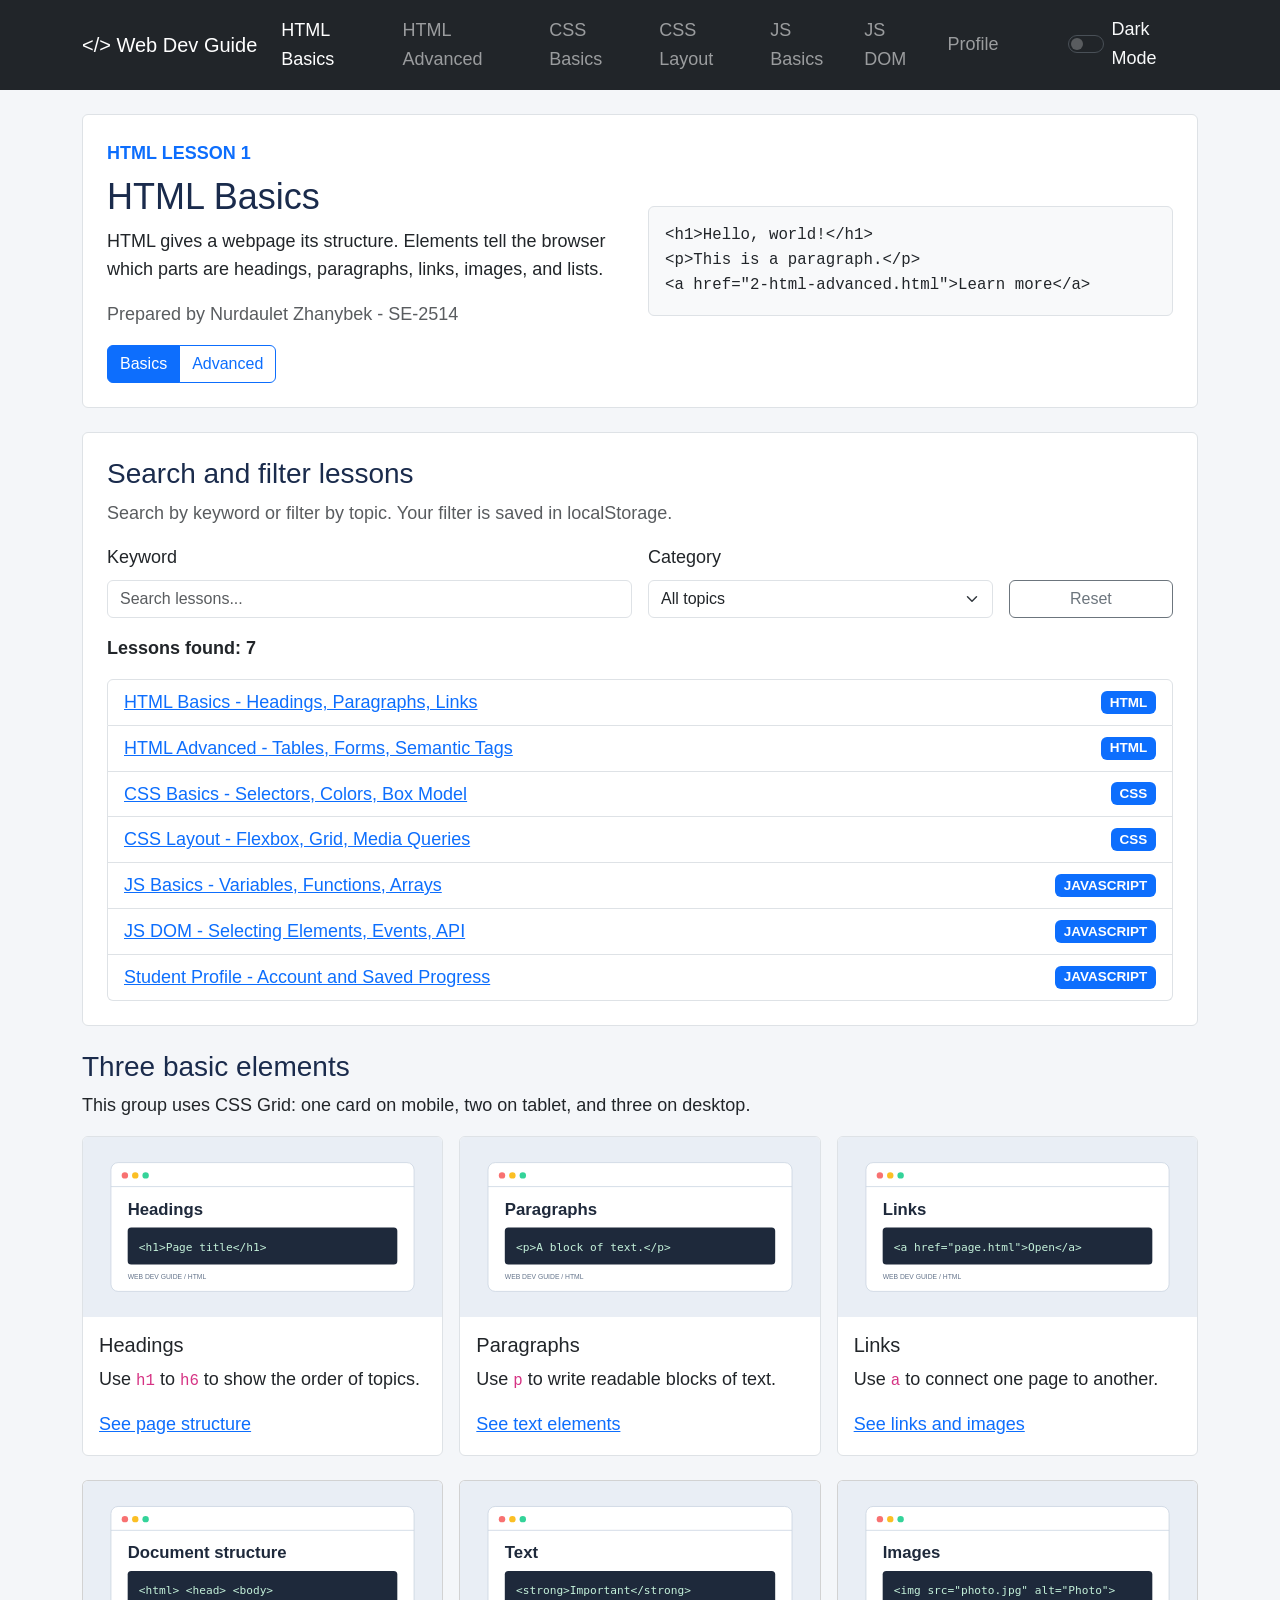
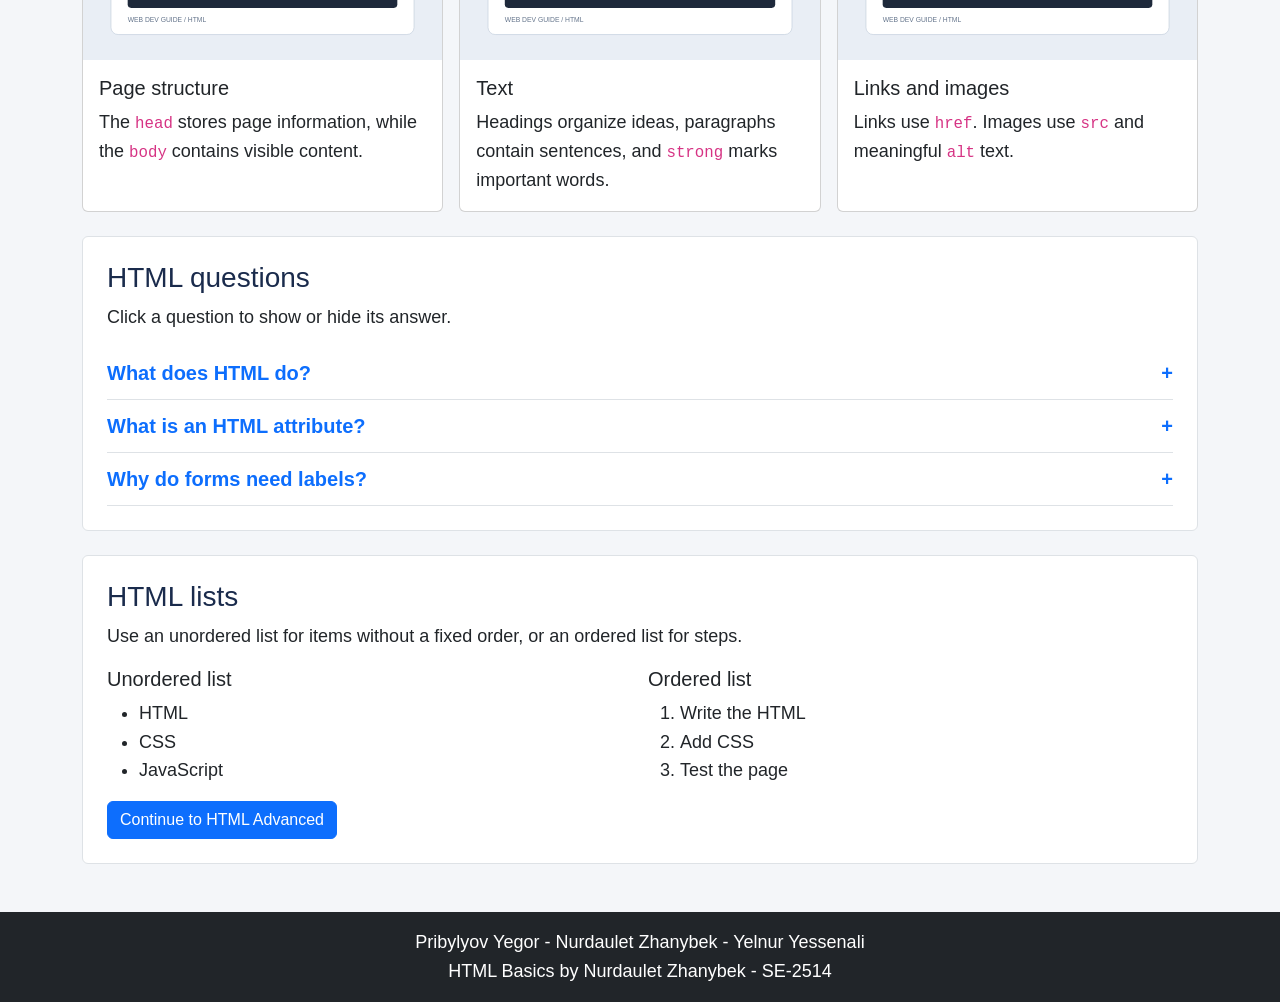
<file: index.html>
<!DOCTYPE html>
<html lang="en">
<head>
    <meta charset="UTF-8">
    <meta name="viewport" content="width=device-width, initial-scale=1">
    <title>HTML Basics | Web Dev Guide</title>
    <link rel="icon" href="images/html-structure.svg" type="image/svg+xml">
    <link href="https://cdn.jsdelivr.net/npm/bootstrap@5.3.8/dist/css/bootstrap.min.css" rel="stylesheet" integrity="sha384-sRIl4kxILFvY47J16cr9ZwB07vP4J8+LH7qKQnuqkuIAvNWLzeN8tE5YBujZqJLB" crossorigin="anonymous">
    <link rel="stylesheet" href="css/style.css">
</head>
<body>
    <header>
        <nav class="navbar navbar-expand-lg bg-dark" data-bs-theme="dark" aria-label="Main navigation">
            <div class="container">
                <a class="navbar-brand" href="index.html"><span class="brand-icon">&lt;/&gt;</span> Web Dev Guide</a>
                <button class="navbar-toggler" type="button" data-bs-toggle="collapse" data-bs-target="#main-menu" aria-controls="main-menu" aria-expanded="false" aria-label="Open navigation">
                    <span class="navbar-toggler-icon"></span>
                </button>
                <div class="collapse navbar-collapse" id="main-menu">
                    <div class="navbar-nav ms-auto align-items-lg-center">
                        <a class="nav-link active" aria-current="page" href="index.html">HTML Basics</a>
                        <a class="nav-link" href="2-html-advanced.html">HTML Advanced</a>
                        <a class="nav-link" href="3-css-basics.html">CSS Basics</a>
                        <a class="nav-link" href="4-css-layout.html">CSS Layout</a>
                        <a class="nav-link" href="5-js-basics.html">JS Basics</a>
                        <a class="nav-link" href="6-js-dom.html">JS DOM</a>
                        <a class="nav-link" href="profile.html">Profile</a>
                        <div class="form-check form-switch ms-lg-3 mt-2 mt-lg-0 d-flex align-items-center gap-2">
                            <input class="form-check-input m-0" type="checkbox" role="switch" id="theme-toggle">
                            <label class="form-check-label text-light" for="theme-toggle" id="theme-label">Dark Mode</label>
                        </div>
                    </div>
                </div>
            </div>
        </nav>
    </header>

    <main class="container py-3 py-lg-4">
        <section class="bg-white border rounded p-3 p-lg-4 mb-4" id="intro">
            <div class="row g-3 align-items-center">
                <div class="col-sm-12 col-lg-6">
                    <p class="text-primary fw-semibold mb-2">HTML LESSON 1</p>
                    <h1>HTML Basics</h1>
                    <p>HTML gives a webpage its structure. Elements tell the browser which parts are headings, paragraphs, links, images, and lists.</p>
                    <p class="text-body-secondary">Prepared by Nurdaulet Zhanybek - SE-2514</p>
                    <div class="btn-group" role="group" aria-label="HTML lessons">
                        <a class="btn btn-primary" href="index.html" aria-current="page">Basics</a>
                        <a class="btn btn-outline-primary" href="2-html-advanced.html">Advanced</a>
                    </div>
                </div>
                <div class="col-sm-12 col-lg-6">
                    <pre class="bg-light border rounded p-3 mb-0"><code>&lt;h1&gt;Hello, world!&lt;/h1&gt;
&lt;p&gt;This is a paragraph.&lt;/p&gt;
&lt;a href="2-html-advanced.html"&gt;Learn more&lt;/a&gt;</code></pre>
                </div>
            </div>
        </section>

        <section class="bg-white border rounded p-3 p-lg-4 mb-4" id="lesson-picker">
            <h2>Search and filter lessons</h2>
            <p class="text-body-secondary">Search by keyword or filter by topic. Your filter is saved in localStorage.</p>
            <div class="row g-3 mb-3">
                <div class="col-sm-12 col-md-6">
                    <label class="form-label" for="lesson-search">Keyword</label>
                    <input class="form-control" type="text" id="lesson-search" placeholder="Search lessons...">
                </div>
                <div class="col-sm-12 col-md-4">
                    <label class="form-label" for="lesson-category">Category</label>
                    <select class="form-select" id="lesson-category">
                        <option value="all">All topics</option>
                        <option value="html">HTML</option>
                        <option value="css">CSS</option>
                        <option value="javascript">JavaScript</option>
                    </select>
                </div>
                <div class="col-sm-12 col-md-2 d-flex align-items-end">
                    <button class="btn btn-outline-secondary w-100" type="button" id="lesson-reset">Reset</button>
                </div>
            </div>
            <p class="fw-semibold" id="lesson-count"></p>
            <ul class="list-group" id="lesson-list"></ul>
        </section>

        <section class="mb-4" id="media-query-cards">
            <h2>Three basic elements</h2>
            <p>This group uses CSS Grid: one card on mobile, two on tablet, and three on desktop.</p>
            <div class="media-card-grid">
                <article class="media-card bg-white border rounded overflow-hidden">
                    <img class="lesson-image" src="images/html-headings.svg" alt="Example of an HTML heading" width="900" height="450">
                    <div class="p-3">
                        <h3 class="h5">Headings</h3>
                        <p>Use <code>h1</code> to <code>h6</code> to show the order of topics.</p>
                        <a href="#structure">See page structure</a>
                    </div>
                </article>
                <article class="media-card bg-white border rounded overflow-hidden">
                    <img class="lesson-image" src="images/html-paragraphs.svg" alt="Example of an HTML paragraph" width="900" height="450">
                    <div class="p-3">
                        <h3 class="h5">Paragraphs</h3>
                        <p>Use <code>p</code> to write readable blocks of text.</p>
                        <a href="#text">See text elements</a>
                    </div>
                </article>
                <article class="media-card bg-white border rounded overflow-hidden">
                    <img class="lesson-image" src="images/html-links.svg" alt="Example of an HTML link" width="900" height="450">
                    <div class="p-3">
                        <h3 class="h5">Links</h3>
                        <p>Use <code>a</code> to connect one page to another.</p>
                        <a href="#links">See links and images</a>
                    </div>
                </article>
            </div>
        </section>

        <section class="row g-3 mb-4" aria-label="HTML topic cards">
            <div class="col-sm-12 col-md-6 col-lg-4" id="structure">
                <article class="card h-100">
                    <img class="card-img-top lesson-image" src="images/html-structure.svg" alt="HTML document structure" width="900" height="450">
                    <div class="card-body">
                        <h2 class="card-title h5">Page structure</h2>
                        <p class="card-text">The <code>head</code> stores page information, while the <code>body</code> contains visible content.</p>
                    </div>
                </article>
            </div>
            <div class="col-sm-12 col-md-6 col-lg-4" id="text">
                <article class="card h-100">
                    <img class="card-img-top lesson-image" src="images/html-text.svg" alt="HTML text elements" width="900" height="450">
                    <div class="card-body">
                        <h2 class="card-title h5">Text</h2>
                        <p class="card-text">Headings organize ideas, paragraphs contain sentences, and <code>strong</code> marks important words.</p>
                    </div>
                </article>
            </div>
            <div class="col-sm-12 col-md-6 col-lg-4" id="links">
                <article class="card h-100">
                    <img class="card-img-top lesson-image" src="images/html-images.svg" alt="HTML image element" width="900" height="450">
                    <div class="card-body">
                        <h2 class="card-title h5">Links and images</h2>
                        <p class="card-text">Links use <code>href</code>. Images use <code>src</code> and meaningful <code>alt</code> text.</p>
                    </div>
                </article>
            </div>
        </section>

        <section class="bg-white border rounded p-3 p-lg-4 mb-4" id="html-faq">
            <h2>HTML questions</h2>
            <p>Click a question to show or hide its answer.</p>
            <div class="faq-item">
                <h3 class="h5 mb-0"><button class="faq-question" type="button" aria-expanded="false" aria-controls="html-answer-1">What does HTML do?</button></h3>
                <div class="faq-answer" id="html-answer-1"><p>HTML gives a page its structure. It describes headings, paragraphs, links, images, and forms.</p></div>
            </div>
            <div class="faq-item">
                <h3 class="h5 mb-0"><button class="faq-question" type="button" aria-expanded="false" aria-controls="html-answer-2">What is an HTML attribute?</button></h3>
                <div class="faq-answer" id="html-answer-2"><p>An attribute adds information to an element. For example, href tells a link which page to open, and alt describes an image.</p></div>
            </div>
            <div class="faq-item">
                <h3 class="h5 mb-0"><button class="faq-question" type="button" aria-expanded="false" aria-controls="html-answer-3">Why do forms need labels?</button></h3>
                <div class="faq-answer" id="html-answer-3"><p>A label explains what to enter in a field. Its for attribute connects it to the input with the matching id.</p></div>
            </div>
        </section>

        <section class="bg-white border rounded p-3 p-lg-4" id="lists">
            <h2>HTML lists</h2>
            <p>Use an unordered list for items without a fixed order, or an ordered list for steps.</p>
            <div class="row g-3">
                <div class="col-sm-12 col-lg-6">
                    <h3 class="h5">Unordered list</h3>
                    <ul class="mb-0">
                        <li>HTML</li>
                        <li>CSS</li>
                        <li>JavaScript</li>
                    </ul>
                </div>
                <div class="col-sm-12 col-lg-6">
                    <h3 class="h5">Ordered list</h3>
                    <ol class="mb-0">
                        <li>Write the HTML</li>
                        <li>Add CSS</li>
                        <li>Test the page</li>
                    </ol>
                </div>
            </div>
            <a class="btn btn-primary mt-3" href="2-html-advanced.html">Continue to HTML Advanced</a>
        </section>
    </main>

    <footer class="bg-dark text-white text-center p-3 mt-4">
        <p class="m-0">Pribylyov Yegor - Nurdaulet Zhanybek - Yelnur Yessenali</p>
        <p class="m-0">HTML Basics by Nurdaulet Zhanybek - SE-2514</p>
    </footer>

    <script src="https://cdn.jsdelivr.net/npm/bootstrap@5.3.8/dist/js/bootstrap.bundle.min.js" integrity="sha384-FKyoEForCGlyvwx9Hj09JcYn3nv7wiPVlz7YYwJrWVcXK/BmnVDxM+D2scQbITxI" crossorigin="anonymous"></script>
    <script src="js/script.js"></script>
</body>
</html>
</file>
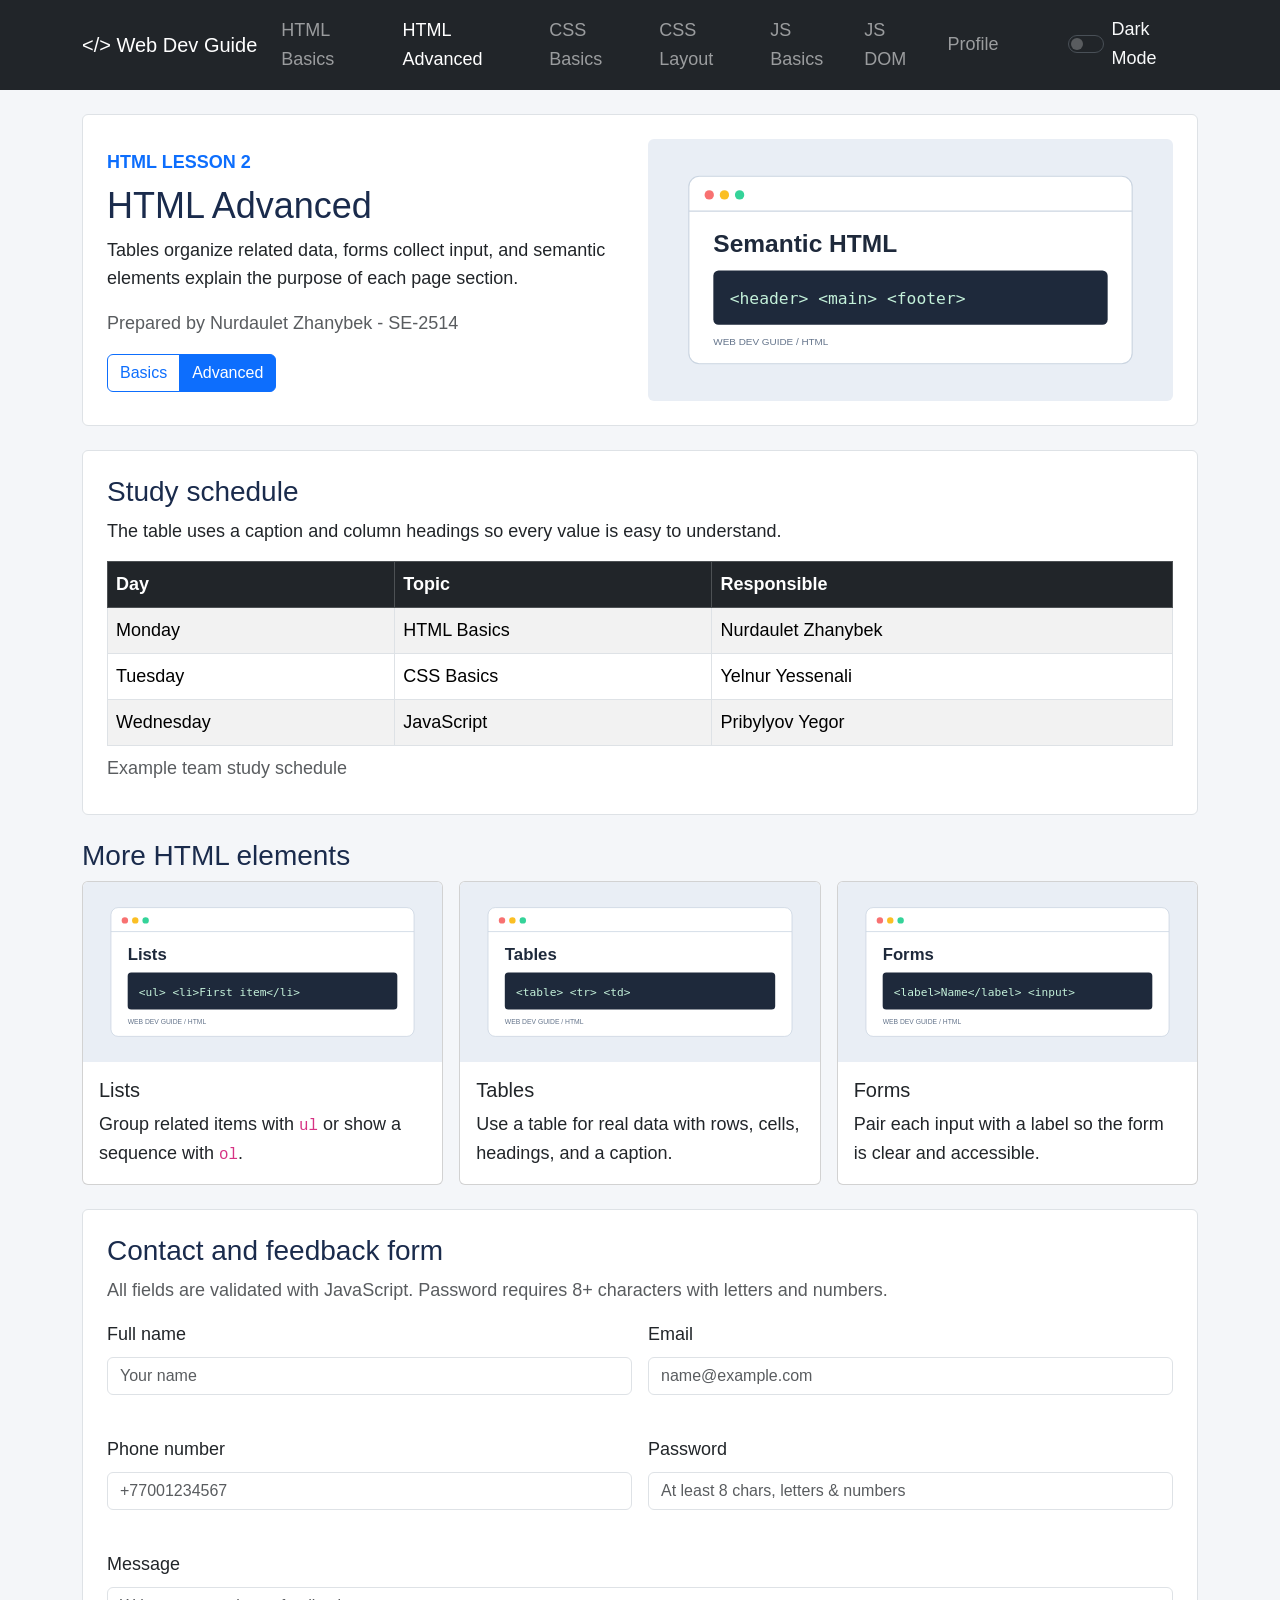
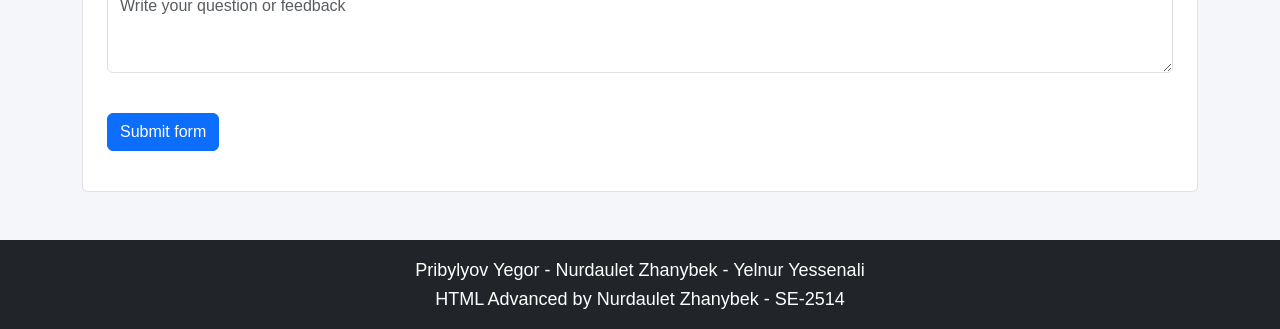
<file: 2-html-advanced.html>
<!DOCTYPE html>
<html lang="en">
<head>
    <meta charset="UTF-8">
    <meta name="viewport" content="width=device-width, initial-scale=1">
    <title>HTML Advanced | Web Dev Guide</title>
    <link rel="icon" href="images/html-semantic.svg" type="image/svg+xml">
    <link href="https://cdn.jsdelivr.net/npm/bootstrap@5.3.8/dist/css/bootstrap.min.css" rel="stylesheet" integrity="sha384-sRIl4kxILFvY47J16cr9ZwB07vP4J8+LH7qKQnuqkuIAvNWLzeN8tE5YBujZqJLB" crossorigin="anonymous">
    <link rel="stylesheet" href="css/style.css">
</head>
<body>
    <header>
        <nav class="navbar navbar-expand-lg bg-dark" data-bs-theme="dark" aria-label="Main navigation">
            <div class="container">
                <a class="navbar-brand" href="index.html"><span class="brand-icon">&lt;/&gt;</span> Web Dev Guide</a>
                <button class="navbar-toggler" type="button" data-bs-toggle="collapse" data-bs-target="#main-menu" aria-controls="main-menu" aria-expanded="false" aria-label="Open navigation">
                    <span class="navbar-toggler-icon"></span>
                </button>
                <div class="collapse navbar-collapse" id="main-menu">
                    <div class="navbar-nav ms-auto align-items-lg-center">
                        <a class="nav-link" href="index.html">HTML Basics</a>
                        <a class="nav-link active" aria-current="page" href="2-html-advanced.html">HTML Advanced</a>
                        <a class="nav-link" href="3-css-basics.html">CSS Basics</a>
                        <a class="nav-link" href="4-css-layout.html">CSS Layout</a>
                        <a class="nav-link" href="5-js-basics.html">JS Basics</a>
                        <a class="nav-link" href="6-js-dom.html">JS DOM</a>
                        <a class="nav-link" href="profile.html">Profile</a>
                        <div class="form-check form-switch ms-lg-3 mt-2 mt-lg-0 d-flex align-items-center gap-2">
                            <input class="form-check-input m-0" type="checkbox" role="switch" id="theme-toggle">
                            <label class="form-check-label text-light" for="theme-toggle" id="theme-label">Dark Mode</label>
                        </div>
                    </div>
                </div>
            </div>
        </nav>
    </header>

    <main class="container py-3 py-lg-4">
        <section class="bg-white border rounded p-3 p-lg-4 mb-4" id="intro">
            <div class="row g-3 align-items-center">
                <div class="col-sm-12 col-lg-6">
                    <p class="text-primary fw-semibold mb-2">HTML LESSON 2</p>
                    <h1>HTML Advanced</h1>
                    <p>Tables organize related data, forms collect input, and semantic elements explain the purpose of each page section.</p>
                    <p class="text-body-secondary">Prepared by Nurdaulet Zhanybek - SE-2514</p>
                    <div class="btn-group" role="group" aria-label="HTML lessons">
                        <a class="btn btn-outline-primary" href="index.html">Basics</a>
                        <a class="btn btn-primary" href="2-html-advanced.html" aria-current="page">Advanced</a>
                    </div>
                </div>
                <div class="col-sm-12 col-lg-6">
                    <img class="img-fluid rounded lesson-image" src="images/html-semantic.svg" alt="Semantic HTML page sections" width="900" height="450">
                </div>
            </div>
        </section>

        <section class="bg-white border rounded p-3 p-lg-4 mb-4" id="table">
            <h2>Study schedule</h2>
            <p>The table uses a caption and column headings so every value is easy to understand.</p>
            <div class="table-responsive">
                <table class="table table-bordered table-striped align-middle mb-0">
                    <caption>Example team study schedule</caption>
                    <thead class="table-dark">
                        <tr><th scope="col">Day</th><th scope="col">Topic</th><th scope="col">Responsible</th></tr>
                    </thead>
                    <tbody>
                        <tr><td>Monday</td><td>HTML Basics</td><td>Nurdaulet Zhanybek</td></tr>
                        <tr><td>Tuesday</td><td>CSS Basics</td><td>Yelnur Yessenali</td></tr>
                        <tr><td>Wednesday</td><td>JavaScript</td><td>Pribylyov Yegor</td></tr>
                    </tbody>
                </table>
            </div>
        </section>

        <section class="mb-4" id="more-topics">
            <h2>More HTML elements</h2>
            <div class="row g-3">
                <div class="col-sm-12 col-md-6 col-lg-4">
                    <article class="card h-100">
                        <img class="card-img-top lesson-image" src="images/html-lists.svg" alt="Ordered HTML list" width="900" height="450">
                        <div class="card-body">
                            <h3 class="card-title h5">Lists</h3>
                            <p class="card-text">Group related items with <code>ul</code> or show a sequence with <code>ol</code>.</p>
                        </div>
                    </article>
                </div>
                <div class="col-sm-12 col-md-6 col-lg-4">
                    <article class="card h-100">
                        <img class="card-img-top lesson-image" src="images/html-tables.svg" alt="HTML table with rows and columns" width="900" height="450">
                        <div class="card-body">
                            <h3 class="card-title h5">Tables</h3>
                            <p class="card-text">Use a table for real data with rows, cells, headings, and a caption.</p>
                        </div>
                    </article>
                </div>
                <div class="col-sm-12 col-md-6 col-lg-4">
                    <article class="card h-100">
                        <img class="card-img-top lesson-image" src="images/html-forms.svg" alt="HTML form fields" width="900" height="450">
                        <div class="card-body">
                            <h3 class="card-title h5">Forms</h3>
                            <p class="card-text">Pair each input with a label so the form is clear and accessible.</p>
                        </div>
                    </article>
                </div>
            </div>
        </section>

        <section class="bg-white border rounded p-3 p-lg-4" id="contact">
            <h2>Contact and feedback form</h2>
            <p class="text-body-secondary">All fields are validated with JavaScript. Password requires 8+ characters with letters and numbers.</p>
            <form id="practice-form" class="row g-3" novalidate>
                <div class="col-sm-12 col-md-6">
                    <label class="form-label" for="form-name">Full name</label>
                    <input class="form-control" type="text" id="form-name" name="name" placeholder="Your name">
                    <p class="error-text" id="form-name-error"></p>
                </div>
                <div class="col-sm-12 col-md-6">
                    <label class="form-label" for="form-email">Email</label>
                    <input class="form-control" type="text" id="form-email" name="email" placeholder="name@example.com">
                    <p class="error-text" id="form-email-error"></p>
                </div>
                <div class="col-sm-12 col-md-6">
                    <label class="form-label" for="form-phone">Phone number</label>
                    <input class="form-control" type="text" id="form-phone" name="phone" placeholder="+77001234567">
                    <p class="error-text" id="form-phone-error"></p>
                </div>
                <div class="col-sm-12 col-md-6">
                    <label class="form-label" for="form-password">Password</label>
                    <input class="form-control" type="password" id="form-password" name="password" placeholder="At least 8 chars, letters &amp; numbers">
                    <p class="error-text" id="form-password-error"></p>
                </div>
                <div class="col-12">
                    <label class="form-label" for="form-message">Message</label>
                    <textarea class="form-control" id="form-message" name="message" rows="3" placeholder="Write your question or feedback"></textarea>
                    <p class="error-text" id="form-message-error"></p>
                </div>
                <div class="col-12">
                    <button class="btn btn-primary" type="submit">Submit form</button>
                    <p class="mt-3 mb-0" id="form-result" role="status"></p>
                </div>
            </form>
        </section>
    </main>

    <footer class="bg-dark text-white text-center p-3 mt-4">
        <p class="m-0">Pribylyov Yegor - Nurdaulet Zhanybek - Yelnur Yessenali</p>
        <p class="m-0">HTML Advanced by Nurdaulet Zhanybek - SE-2514</p>
    </footer>

    <script src="https://cdn.jsdelivr.net/npm/bootstrap@5.3.8/dist/js/bootstrap.bundle.min.js" integrity="sha384-FKyoEForCGlyvwx9Hj09JcYn3nv7wiPVlz7YYwJrWVcXK/BmnVDxM+D2scQbITxI" crossorigin="anonymous"></script>
    <script src="js/script.js"></script>
</body>
</html>
</file>
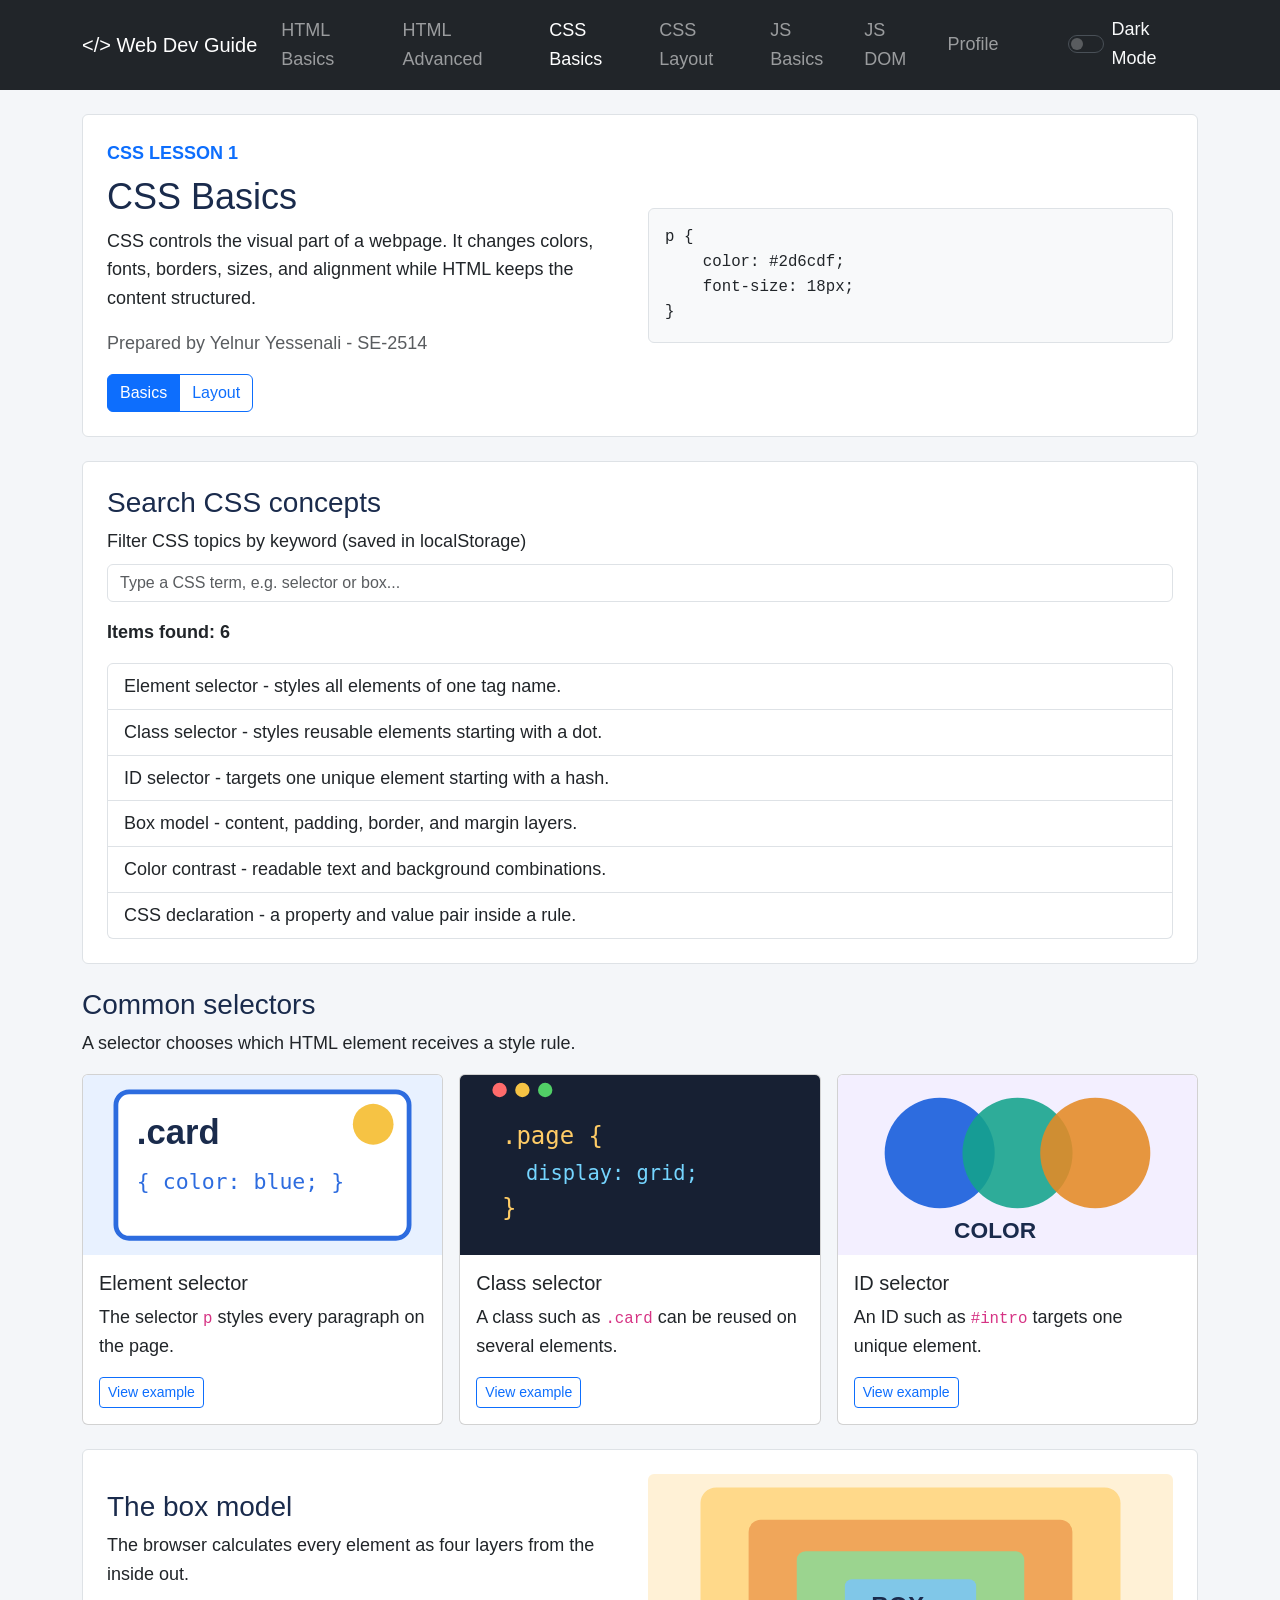
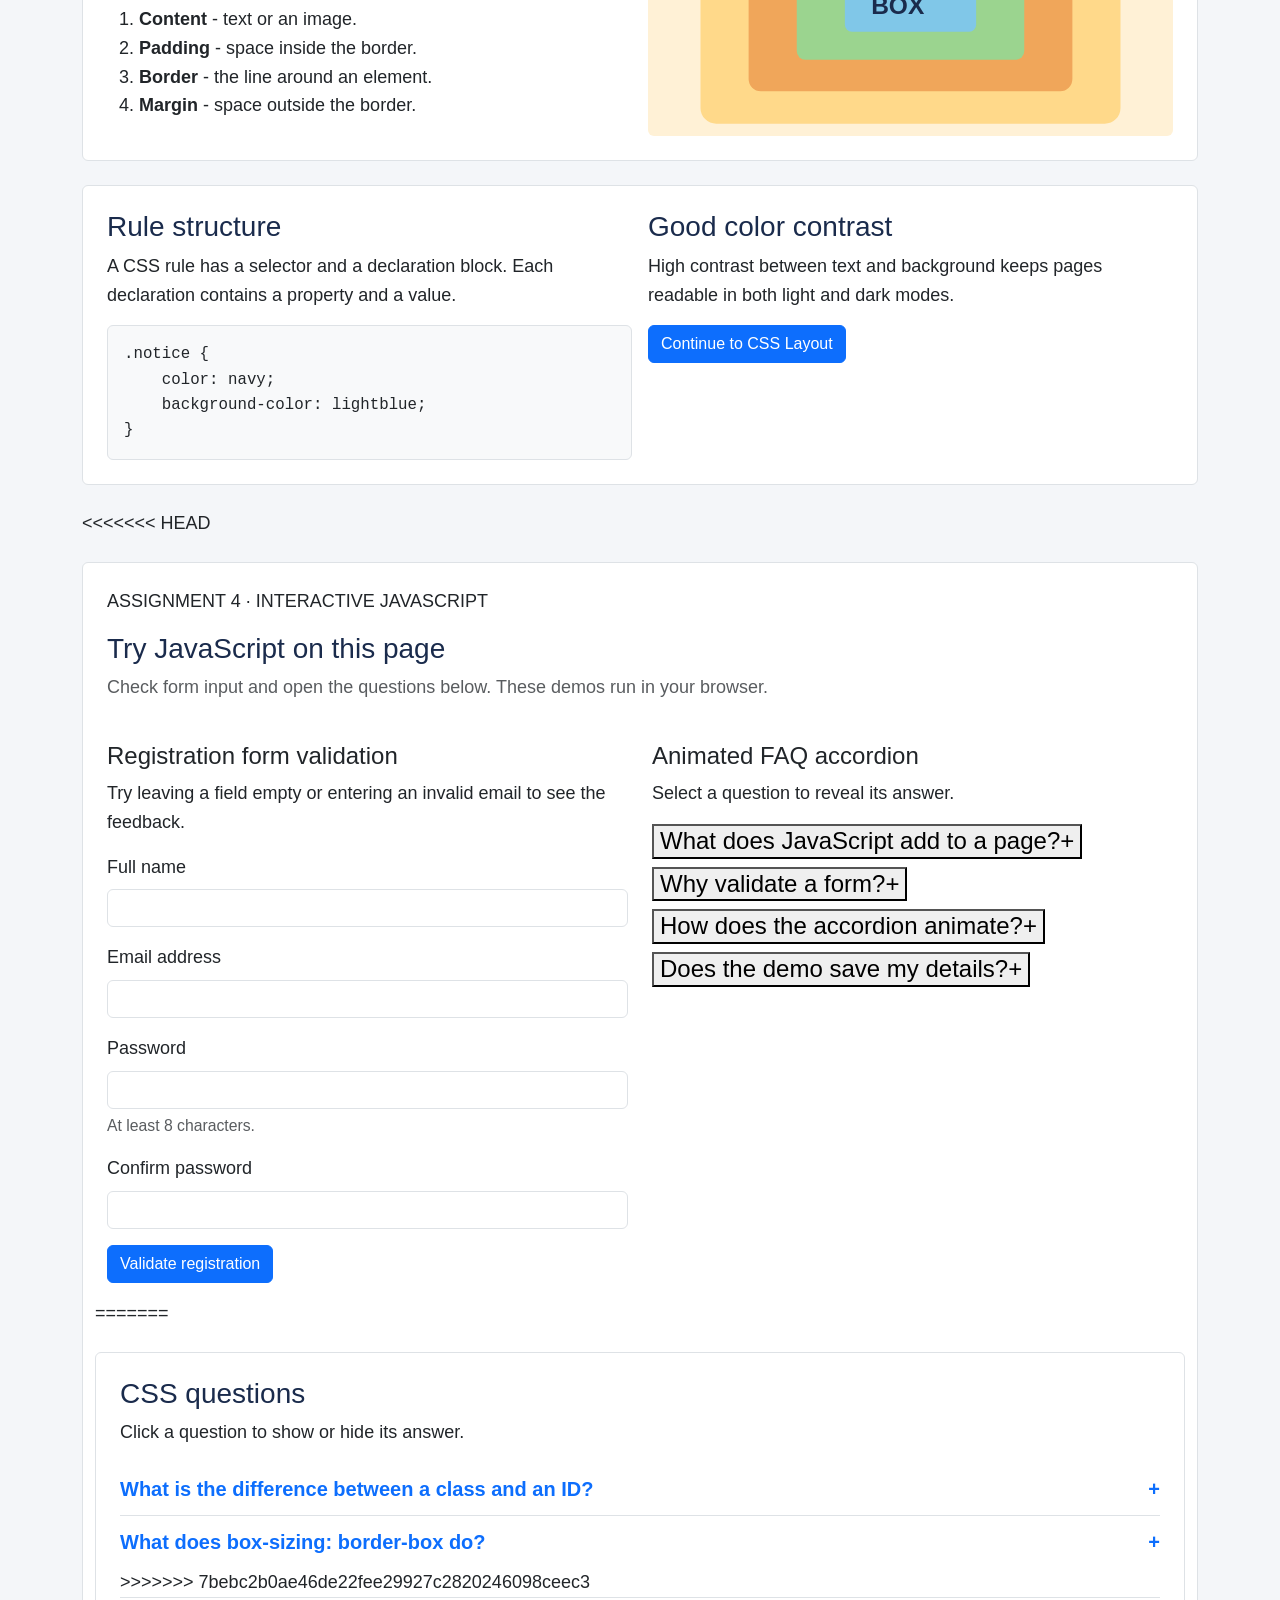
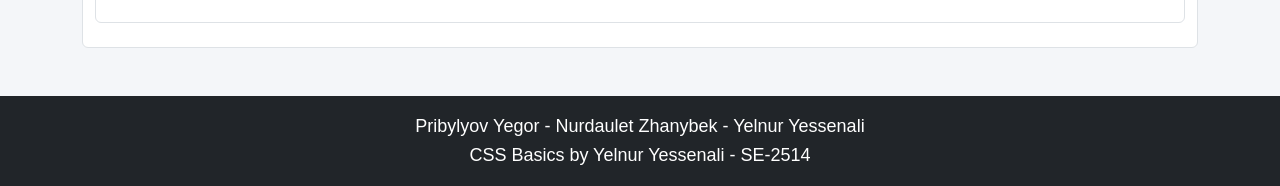
<file: 3-css-basics.html>
<!DOCTYPE html>
<html lang="en">
<head>
    <meta charset="UTF-8">
    <meta name="viewport" content="width=device-width, initial-scale=1">
    <title>CSS Basics | Web Dev Guide</title>
    <link rel="icon" href="images/css-logo.svg" type="image/svg+xml">
    <link href="https://cdn.jsdelivr.net/npm/bootstrap@5.3.8/dist/css/bootstrap.min.css" rel="stylesheet" integrity="sha384-sRIl4kxILFvY47J16cr9ZwB07vP4J8+LH7qKQnuqkuIAvNWLzeN8tE5YBujZqJLB" crossorigin="anonymous">
    <link rel="stylesheet" href="css/style.css">
</head>
<body>
    <header>
        <nav class="navbar navbar-expand-lg bg-dark" data-bs-theme="dark" aria-label="Main navigation">
            <div class="container">
                <a class="navbar-brand" href="index.html"><span class="brand-icon">&lt;/&gt;</span> Web Dev Guide</a>
                <button class="navbar-toggler" type="button" data-bs-toggle="collapse" data-bs-target="#main-menu" aria-controls="main-menu" aria-expanded="false" aria-label="Open navigation">
                    <span class="navbar-toggler-icon"></span>
                </button>
                <div class="collapse navbar-collapse" id="main-menu">
                    <div class="navbar-nav ms-auto align-items-lg-center">
                        <a class="nav-link" href="index.html">HTML Basics</a>
                        <a class="nav-link" href="2-html-advanced.html">HTML Advanced</a>
                        <a class="nav-link active" aria-current="page" href="3-css-basics.html">CSS Basics</a>
                        <a class="nav-link" href="4-css-layout.html">CSS Layout</a>
                        <a class="nav-link" href="5-js-basics.html">JS Basics</a>
                        <a class="nav-link" href="6-js-dom.html">JS DOM</a>
                        <a class="nav-link" href="profile.html">Profile</a>
                        <div class="form-check form-switch ms-lg-3 mt-2 mt-lg-0 d-flex align-items-center gap-2">
                            <input class="form-check-input m-0" type="checkbox" role="switch" id="theme-toggle">
                            <label class="form-check-label text-light" for="theme-toggle" id="theme-label">Dark Mode</label>
                        </div>
                    </div>
                </div>
            </div>
        </nav>
    </header>

    <main class="container py-3 py-lg-4">
        <section class="bg-white border rounded p-3 p-lg-4 mb-4" id="intro">
            <div class="row g-3 align-items-center">
                <div class="col-sm-12 col-lg-6">
                    <p class="text-primary fw-semibold mb-2">CSS LESSON 1</p>
                    <h1>CSS Basics</h1>
                    <p>CSS controls the visual part of a webpage. It changes colors, fonts, borders, sizes, and alignment while HTML keeps the content structured.</p>
                    <p class="text-body-secondary">Prepared by Yelnur Yessenali - SE-2514</p>
                    <div class="btn-group" role="group" aria-label="CSS lessons">
                        <a class="btn btn-primary" href="3-css-basics.html" aria-current="page">Basics</a>
                        <a class="btn btn-outline-primary" href="4-css-layout.html">Layout</a>
                    </div>
                </div>
                <div class="col-sm-12 col-lg-6">
                    <pre class="bg-light border rounded p-3 mb-0"><code>p {
    color: #2d6cdf;
    font-size: 18px;
}</code></pre>
                </div>
            </div>
        </section>

        <section class="bg-white border rounded p-3 p-lg-4 mb-4" id="term-search-section">
            <h2>Search CSS concepts</h2>
            <label class="form-label" for="term-search">Filter CSS topics by keyword (saved in localStorage)</label>
            <input class="form-control mb-3" type="text" id="term-search" placeholder="Type a CSS term, e.g. selector or box...">
            <p class="fw-semibold" id="term-count">Items found: 6</p>
            <ul class="list-group" id="term-list">
                <li class="list-group-item">Element selector - styles all elements of one tag name.</li>
                <li class="list-group-item">Class selector - styles reusable elements starting with a dot.</li>
                <li class="list-group-item">ID selector - targets one unique element starting with a hash.</li>
                <li class="list-group-item">Box model - content, padding, border, and margin layers.</li>
                <li class="list-group-item">Color contrast - readable text and background combinations.</li>
                <li class="list-group-item">CSS declaration - a property and value pair inside a rule.</li>
            </ul>
        </section>

        <section class="mb-4" id="selectors">
            <h2>Common selectors</h2>
            <p>A selector chooses which HTML element receives a style rule.</p>
            <div class="row g-3">
                <div class="col-sm-12 col-md-6 col-lg-4">
                    <article class="card h-100">
                        <img class="card-img-top lesson-image" src="images/css-selectors.svg" alt="CSS selector illustration" width="900" height="450">
                        <div class="card-body d-flex flex-column">
                            <h3 class="card-title h5">Element selector</h3>
                            <p class="card-text">The selector <code>p</code> styles every paragraph on the page.</p>
                            <a class="btn btn-outline-primary btn-sm mt-auto align-self-start" href="#example">View example</a>
                        </div>
                    </article>
                </div>
                <div class="col-sm-12 col-md-6 col-lg-4">
                    <article class="card h-100">
                        <img class="card-img-top lesson-image" src="images/css-code.svg" alt="CSS class selector code" width="900" height="450">
                        <div class="card-body d-flex flex-column">
                            <h3 class="card-title h5">Class selector</h3>
                            <p class="card-text">A class such as <code>.card</code> can be reused on several elements.</p>
                            <a class="btn btn-outline-primary btn-sm mt-auto align-self-start" href="#example">View example</a>
                        </div>
                    </article>
                </div>
                <div class="col-sm-12 col-md-6 col-lg-4">
                    <article class="card h-100">
                        <img class="card-img-top lesson-image" src="images/css-colors.svg" alt="CSS colors and values" width="900" height="450">
                        <div class="card-body d-flex flex-column">
                            <h3 class="card-title h5">ID selector</h3>
                            <p class="card-text">An ID such as <code>#intro</code> targets one unique element.</p>
                            <a class="btn btn-outline-primary btn-sm mt-auto align-self-start" href="#example">View example</a>
                        </div>
                    </article>
                </div>
            </div>
        </section>

        <section class="bg-white border rounded p-3 p-lg-4 mb-4" id="box-model">
            <div class="row g-3 align-items-center">
                <div class="col-sm-12 col-lg-6">
                    <h2>The box model</h2>
                    <p>The browser calculates every element as four layers from the inside out.</p>
                    <ol class="mb-0">
                        <li><strong>Content</strong> - text or an image.</li>
                        <li><strong>Padding</strong> - space inside the border.</li>
                        <li><strong>Border</strong> - the line around an element.</li>
                        <li><strong>Margin</strong> - space outside the border.</li>
                    </ol>
                </div>
                <div class="col-sm-12 col-lg-6">
                    <img class="img-fluid rounded lesson-image" src="images/css-box-model.svg" alt="Four layers of the CSS box model" width="900" height="450">
                </div>
            </div>
        </section>

        <section class="bg-white border rounded p-3 p-lg-4 mb-4" id="example">
            <div class="row g-3">
                <div class="col-sm-12 col-lg-6">
                    <h2>Rule structure</h2>
                    <p>A CSS rule has a selector and a declaration block. Each declaration contains a property and a value.</p>
                    <pre class="bg-light border rounded p-3 mb-0"><code>.notice {
    color: navy;
    background-color: lightblue;
}</code></pre>
                </div>
                <div class="col-sm-12 col-lg-6">
                    <h2>Good color contrast</h2>
                    <p>High contrast between text and background keeps pages readable in both light and dark modes.</p>
                    <a class="btn btn-primary" href="4-css-layout.html">Continue to CSS Layout</a>
                </div>
            </div>
        </section>

<<<<<<< HEAD
        <section class="bg-white border rounded p-3 p-lg-4 mt-4" id="js-lab" aria-labelledby="js-lab-title">
            <p class="js-lab-eyebrow">ASSIGNMENT 4 · INTERACTIVE JAVASCRIPT</p>
            <h2 id="js-lab-title">Try JavaScript on this page</h2>
            <p class="text-body-secondary">Check form input and open the questions below. These demos run in your browser.</p>

            <div class="row g-4 mt-1">
                <div class="col-12 col-lg-6">
                    <div class="js-lab-panel h-100">
                        <h3 class="h4">Registration form validation</h3>
                        <p>Try leaving a field empty or entering an invalid email to see the feedback.</p>
                        <form id="registration-form" novalidate>
                            <div class="mb-3">
                                <label class="form-label" for="reg-name">Full name</label>
                                <input class="form-control" id="reg-name" name="name" type="text" autocomplete="name" required aria-describedby="reg-name-error">
                                <div class="invalid-feedback" id="reg-name-error"></div>
                            </div>
                            <div class="mb-3">
                                <label class="form-label" for="reg-email">Email address</label>
                                <input class="form-control" id="reg-email" name="email" type="email" autocomplete="email" required aria-describedby="reg-email-error">
                                <div class="invalid-feedback" id="reg-email-error"></div>
                            </div>
                            <div class="mb-3">
                                <label class="form-label" for="reg-password">Password</label>
                                <input class="form-control" id="reg-password" name="password" type="password" autocomplete="new-password" minlength="8" required aria-describedby="reg-password-hint reg-password-error">
                                <div class="form-text" id="reg-password-hint">At least 8 characters.</div>
                                <div class="invalid-feedback" id="reg-password-error"></div>
                            </div>
                                <div class="mb-3">
                                <label class="form-label" for="reg-confirm">Confirm password</label>
                                <input class="form-control" id="reg-confirm" name="confirm" type="password" autocomplete="new-password" required aria-describedby="reg-confirm-error">
                                <div class="invalid-feedback" id="reg-confirm-error"></div>
                            </div>
                            <button class="btn btn-primary" type="submit">Validate registration</button>
                            <p class="js-lab-message mb-0 mt-3" id="registration-result" role="status" aria-live="polite"></p>
                        </form>
                    </div>
                </div>
                <div class="col-12 col-lg-6">
                    <div class="js-lab-panel h-100">
                        <h3 class="h4">Animated FAQ accordion</h3>
                        <p>Select a question to reveal its answer.</p>
                        <div class="js-faq" id="js-faq">
                            <div class="js-faq-item">
                                <h4><button class="js-faq-trigger" type="button" aria-expanded="false" aria-controls="faq-answer-1">What does JavaScript add to a page?<span aria-hidden="true">+</span></button></h4>
                                <div class="js-faq-answer" id="faq-answer-1" hidden><p>JavaScript responds to actions, updates content, and validates input without reloading the page.</p></div>
                            </div>
                            <div class="js-faq-item">
                                <h4><button class="js-faq-trigger" type="button" aria-expanded="false" aria-controls="faq-answer-2">Why validate a form?<span aria-hidden="true">+</span></button></h4>
                                <div class="js-faq-answer" id="faq-answer-2" hidden><p>Validation helps users correct missing or incorrectly formatted information before submitting.</p></div>
                            </div>
                            <div class="js-faq-item">
                                <h4><button class="js-faq-trigger" type="button" aria-expanded="false" aria-controls="faq-answer-3">How does the accordion animate?<span aria-hidden="true">+</span></button></h4>
                                <div class="js-faq-answer" id="faq-answer-3" hidden><p>JavaScript measures each answer, while CSS smoothly changes its height.</p></div>
                            </div>
                            <div class="js-faq-item">
                                <h4><button class="js-faq-trigger" type="button" aria-expanded="false" aria-controls="faq-answer-4">Does the demo save my details?<span aria-hidden="true">+</span></button></h4>
                                <div class="js-faq-answer" id="faq-answer-4" hidden><p>No. This form demonstrates browser-side validation and does not send or store your information.</p></div>
                            </div>
                        </div>
                    </div>
                </div>
=======
        <section class="bg-white border rounded p-3 p-lg-4" id="css-faq">
            <h2>CSS questions</h2>
            <p>Click a question to show or hide its answer.</p>
            <div class="faq-item">
                <h3 class="h5 mb-0"><button class="faq-question" type="button" aria-expanded="false" aria-controls="css-answer-1">What is the difference between a class and an ID?</button></h3>
                <div class="faq-answer" id="css-answer-1"><p>A class can be used on many elements, while an ID should be unique on the page.</p></div>
            </div>
            <div class="faq-item">
                <h3 class="h5 mb-0"><button class="faq-question" type="button" aria-expanded="false" aria-controls="css-answer-2">What does box-sizing: border-box do?</button></h3>
                <div class="faq-answer" id="css-answer-2"><p>It includes padding and border inside the element width and height so layouts stay predictable.</p></div>
>>>>>>> 7bebc2b0ae46de22fee29927c2820246098ceec3
            </div>
        </section>
    </main>

    <footer class="bg-dark text-white text-center p-3 mt-4">
        <p class="m-0">Pribylyov Yegor - Nurdaulet Zhanybek - Yelnur Yessenali</p>
        <p class="m-0">CSS Basics by Yelnur Yessenali - SE-2514</p>
    </footer>

    <script src="https://cdn.jsdelivr.net/npm/bootstrap@5.3.8/dist/js/bootstrap.bundle.min.js" integrity="sha384-FKyoEForCGlyvwx9Hj09JcYn3nv7wiPVlz7YYwJrWVcXK/BmnVDxM+D2scQbITxI" crossorigin="anonymous"></script>
    <script src="js/script.js"></script>
</body>
</html>
</file>
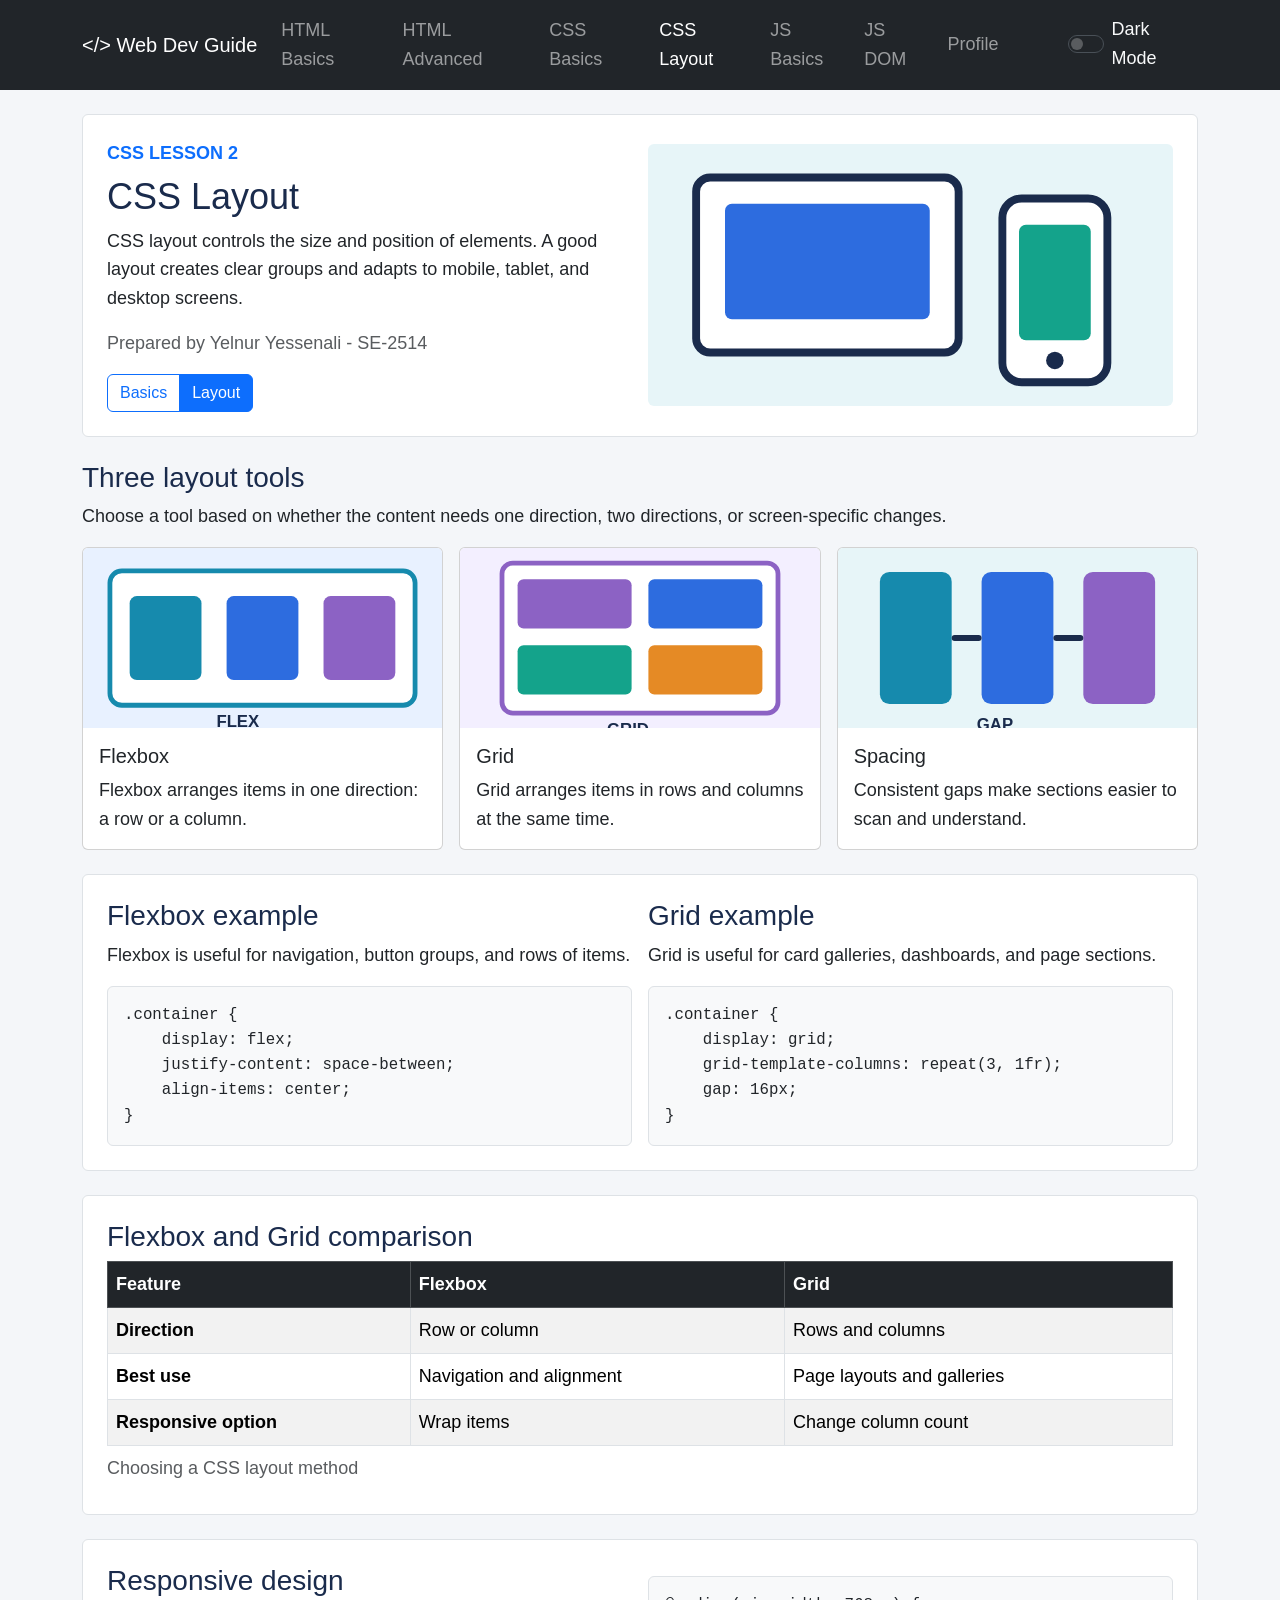
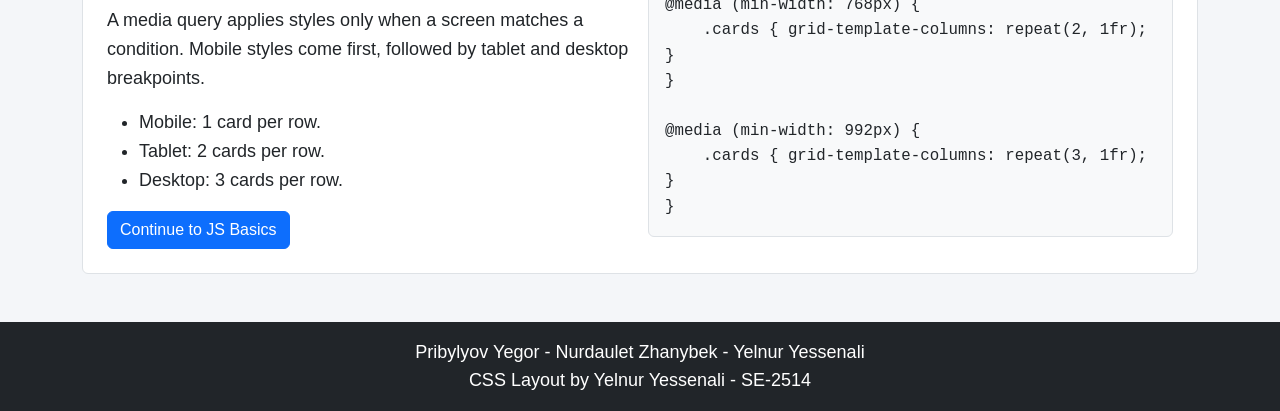
<file: 4-css-layout.html>
<!DOCTYPE html>
<html lang="en">
<head>
    <meta charset="UTF-8">
    <meta name="viewport" content="width=device-width, initial-scale=1">
    <title>CSS Layout | Web Dev Guide</title>
    <link rel="icon" href="images/css-logo.svg" type="image/svg+xml">
    <link href="https://cdn.jsdelivr.net/npm/bootstrap@5.3.8/dist/css/bootstrap.min.css" rel="stylesheet" integrity="sha384-sRIl4kxILFvY47J16cr9ZwB07vP4J8+LH7qKQnuqkuIAvNWLzeN8tE5YBujZqJLB" crossorigin="anonymous">
    <link rel="stylesheet" href="css/style.css">
</head>
<body>
    <header>
        <nav class="navbar navbar-expand-lg bg-dark" data-bs-theme="dark" aria-label="Main navigation">
            <div class="container">
                <a class="navbar-brand" href="index.html"><span class="brand-icon">&lt;/&gt;</span> Web Dev Guide</a>
                <button class="navbar-toggler" type="button" data-bs-toggle="collapse" data-bs-target="#main-menu" aria-controls="main-menu" aria-expanded="false" aria-label="Open navigation">
                    <span class="navbar-toggler-icon"></span>
                </button>
                <div class="collapse navbar-collapse" id="main-menu">
                    <div class="navbar-nav ms-auto align-items-lg-center">
                        <a class="nav-link" href="index.html">HTML Basics</a>
                        <a class="nav-link" href="2-html-advanced.html">HTML Advanced</a>
                        <a class="nav-link" href="3-css-basics.html">CSS Basics</a>
                        <a class="nav-link active" aria-current="page" href="4-css-layout.html">CSS Layout</a>
                        <a class="nav-link" href="5-js-basics.html">JS Basics</a>
                        <a class="nav-link" href="6-js-dom.html">JS DOM</a>
                        <a class="nav-link" href="profile.html">Profile</a>
                        <div class="form-check form-switch ms-lg-3 mt-2 mt-lg-0 d-flex align-items-center gap-2">
                            <input class="form-check-input m-0" type="checkbox" role="switch" id="theme-toggle">
                            <label class="form-check-label text-light" for="theme-toggle" id="theme-label">Dark Mode</label>
                        </div>
                    </div>
                </div>
            </div>
        </nav>
    </header>

    <main class="container py-3 py-lg-4">
        <section class="bg-white border rounded p-3 p-lg-4 mb-4" id="intro">
            <div class="row g-3 align-items-center">
                <div class="col-sm-12 col-lg-6">
                    <p class="text-primary fw-semibold mb-2">CSS LESSON 2</p>
                    <h1>CSS Layout</h1>
                    <p>CSS layout controls the size and position of elements. A good layout creates clear groups and adapts to mobile, tablet, and desktop screens.</p>
                    <p class="text-body-secondary">Prepared by Yelnur Yessenali - SE-2514</p>
                    <div class="btn-group" role="group" aria-label="CSS lessons">
                        <a class="btn btn-outline-primary" href="3-css-basics.html">Basics</a>
                        <a class="btn btn-primary" href="4-css-layout.html" aria-current="page">Layout</a>
                    </div>
                </div>
                <div class="col-sm-12 col-lg-6">
                    <img class="img-fluid rounded lesson-image" src="images/responsive-design.svg" alt="Responsive webpage on desktop, tablet, and mobile" width="900" height="450">
                </div>
            </div>
        </section>

        <section class="mb-4" id="methods">
            <h2>Three layout tools</h2>
            <p>Choose a tool based on whether the content needs one direction, two directions, or screen-specific changes.</p>
            <div class="row g-3">
                <div class="col-sm-12 col-md-6 col-lg-4">
                    <article class="card h-100">
                        <img class="card-img-top lesson-image" src="images/flexbox-row.svg" alt="Three items in a Flexbox row" width="900" height="450">
                        <div class="card-body">
                            <h3 class="card-title h5">Flexbox</h3>
                            <p class="card-text">Flexbox arranges items in one direction: a row or a column.</p>
                        </div>
                    </article>
                </div>
                <div class="col-sm-12 col-md-6 col-lg-4">
                    <article class="card h-100">
                        <img class="card-img-top lesson-image" src="images/grid-layout.svg" alt="Items arranged in a CSS Grid" width="900" height="450">
                        <div class="card-body">
                            <h3 class="card-title h5">Grid</h3>
                            <p class="card-text">Grid arranges items in rows and columns at the same time.</p>
                        </div>
                    </article>
                </div>
                <div class="col-sm-12 col-md-6 col-lg-4">
                    <article class="card h-100">
                        <img class="card-img-top lesson-image" src="images/css-spacing.svg" alt="Spacing between layout elements" width="900" height="450">
                        <div class="card-body">
                            <h3 class="card-title h5">Spacing</h3>
                            <p class="card-text">Consistent gaps make sections easier to scan and understand.</p>
                        </div>
                    </article>
                </div>
            </div>
        </section>

        <section class="bg-white border rounded p-3 p-lg-4 mb-4" id="examples">
            <div class="row g-3">
                <div class="col-sm-12 col-lg-6">
                    <h2>Flexbox example</h2>
                    <p>Flexbox is useful for navigation, button groups, and rows of items.</p>
                    <pre class="bg-light border rounded p-3 mb-0"><code>.container {
    display: flex;
    justify-content: space-between;
    align-items: center;
}</code></pre>
                </div>
                <div class="col-sm-12 col-lg-6">
                    <h2>Grid example</h2>
                    <p>Grid is useful for card galleries, dashboards, and page sections.</p>
                    <pre class="bg-light border rounded p-3 mb-0"><code>.container {
    display: grid;
    grid-template-columns: repeat(3, 1fr);
    gap: 16px;
}</code></pre>
                </div>
            </div>
        </section>

        <section class="bg-white border rounded p-3 p-lg-4 mb-4" id="comparison">
            <h2>Flexbox and Grid comparison</h2>
            <div class="table-responsive">
                <table class="table table-bordered table-striped align-middle mb-0">
                    <caption>Choosing a CSS layout method</caption>
                    <thead class="table-dark">
                        <tr><th scope="col">Feature</th><th scope="col">Flexbox</th><th scope="col">Grid</th></tr>
                    </thead>
                    <tbody>
                        <tr><th scope="row">Direction</th><td>Row or column</td><td>Rows and columns</td></tr>
                        <tr><th scope="row">Best use</th><td>Navigation and alignment</td><td>Page layouts and galleries</td></tr>
                        <tr><th scope="row">Responsive option</th><td>Wrap items</td><td>Change column count</td></tr>
                    </tbody>
                </table>
            </div>
        </section>

        <section class="bg-white border rounded p-3 p-lg-4" id="responsive">
            <div class="row g-3 align-items-center">
                <div class="col-sm-12 col-lg-6">
                    <h2>Responsive design</h2>
                    <p>A media query applies styles only when a screen matches a condition. Mobile styles come first, followed by tablet and desktop breakpoints.</p>
                    <ul class="mb-3">
                        <li>Mobile: 1 card per row.</li>
                        <li>Tablet: 2 cards per row.</li>
                        <li>Desktop: 3 cards per row.</li>
                    </ul>
                    <a class="btn btn-primary" href="5-js-basics.html">Continue to JS Basics</a>
                </div>
                <div class="col-sm-12 col-lg-6">
                    <pre class="bg-light border rounded p-3 mb-0"><code>@media (min-width: 768px) {
    .cards { grid-template-columns: repeat(2, 1fr); }
}

@media (min-width: 992px) {
    .cards { grid-template-columns: repeat(3, 1fr); }
}</code></pre>
                </div>
            </div>
        </section>
    </main>

    <footer class="bg-dark text-white text-center p-3 mt-4">
        <p class="m-0">Pribylyov Yegor - Nurdaulet Zhanybek - Yelnur Yessenali</p>
        <p class="m-0">CSS Layout by Yelnur Yessenali - SE-2514</p>
    </footer>

    <script src="https://cdn.jsdelivr.net/npm/bootstrap@5.3.8/dist/js/bootstrap.bundle.min.js" integrity="sha384-FKyoEForCGlyvwx9Hj09JcYn3nv7wiPVlz7YYwJrWVcXK/BmnVDxM+D2scQbITxI" crossorigin="anonymous"></script>
    <script src="js/script.js"></script>
</body>
</html>
</file>
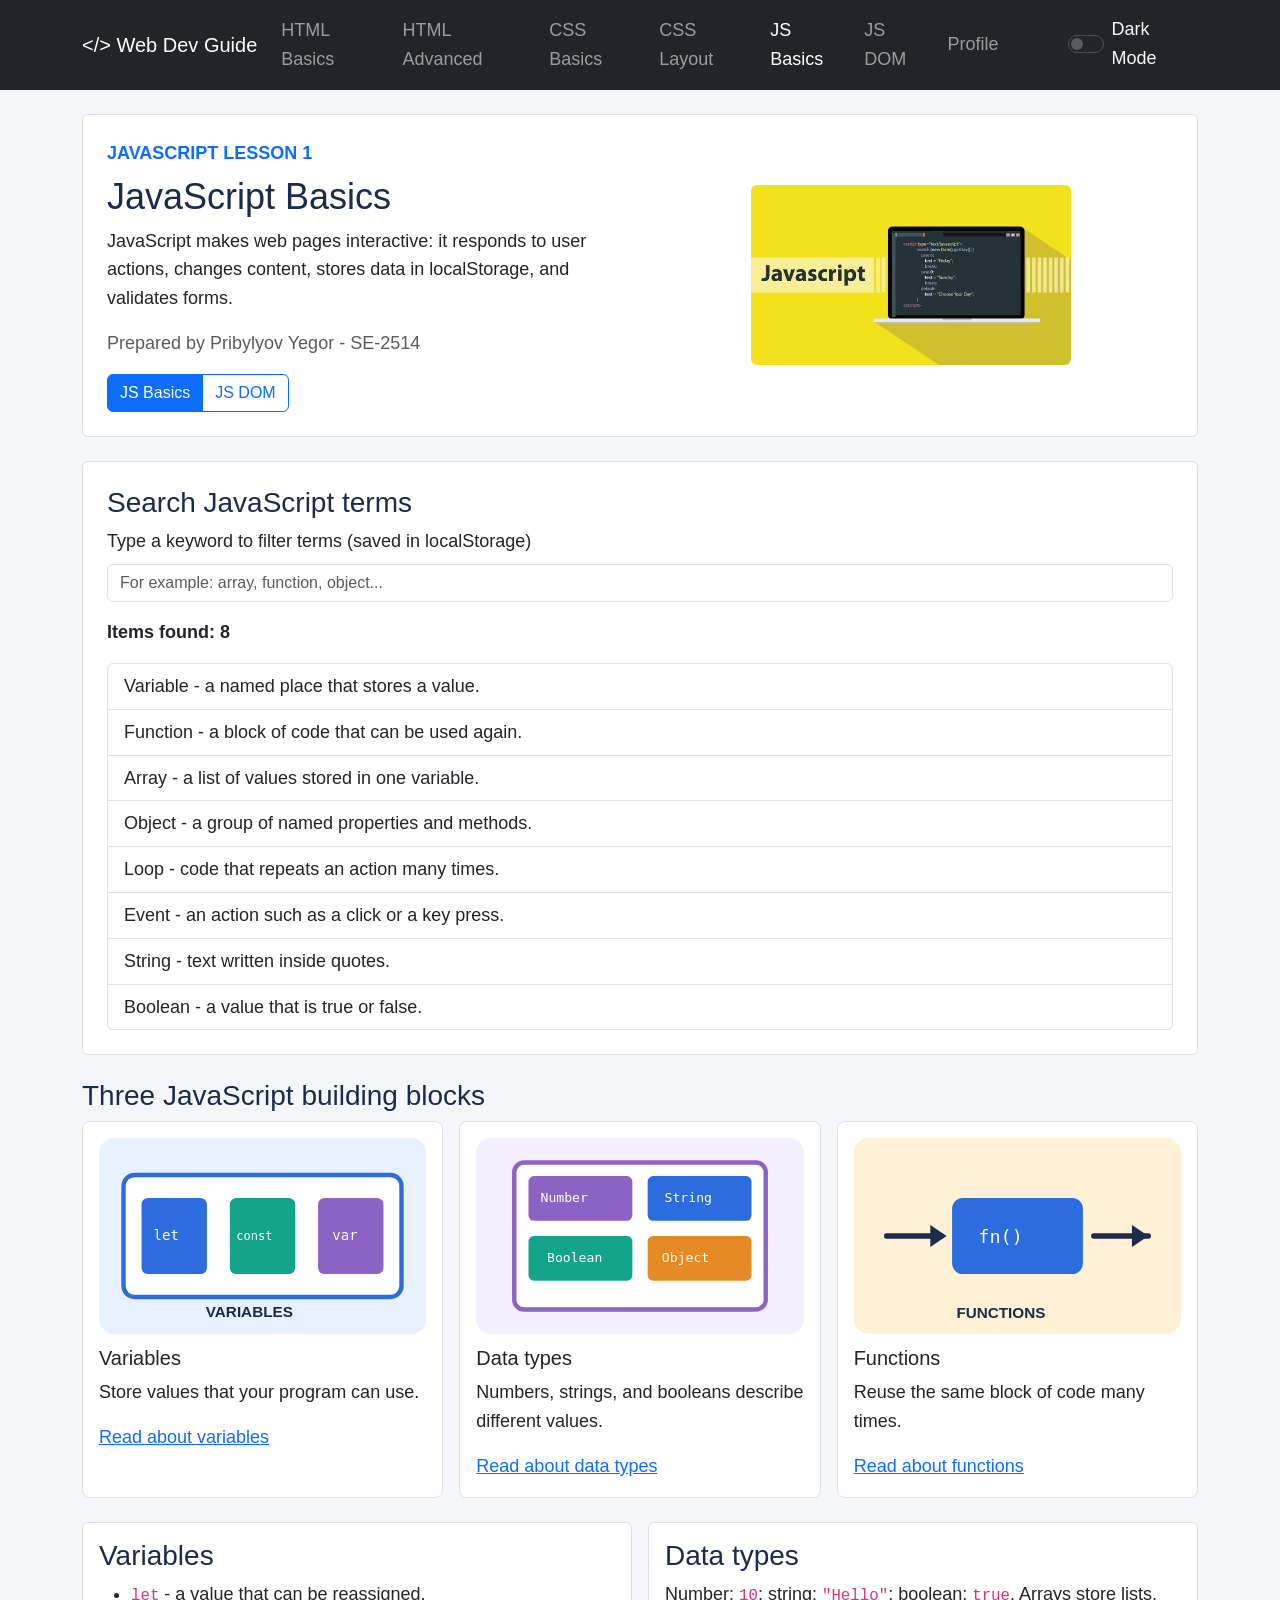
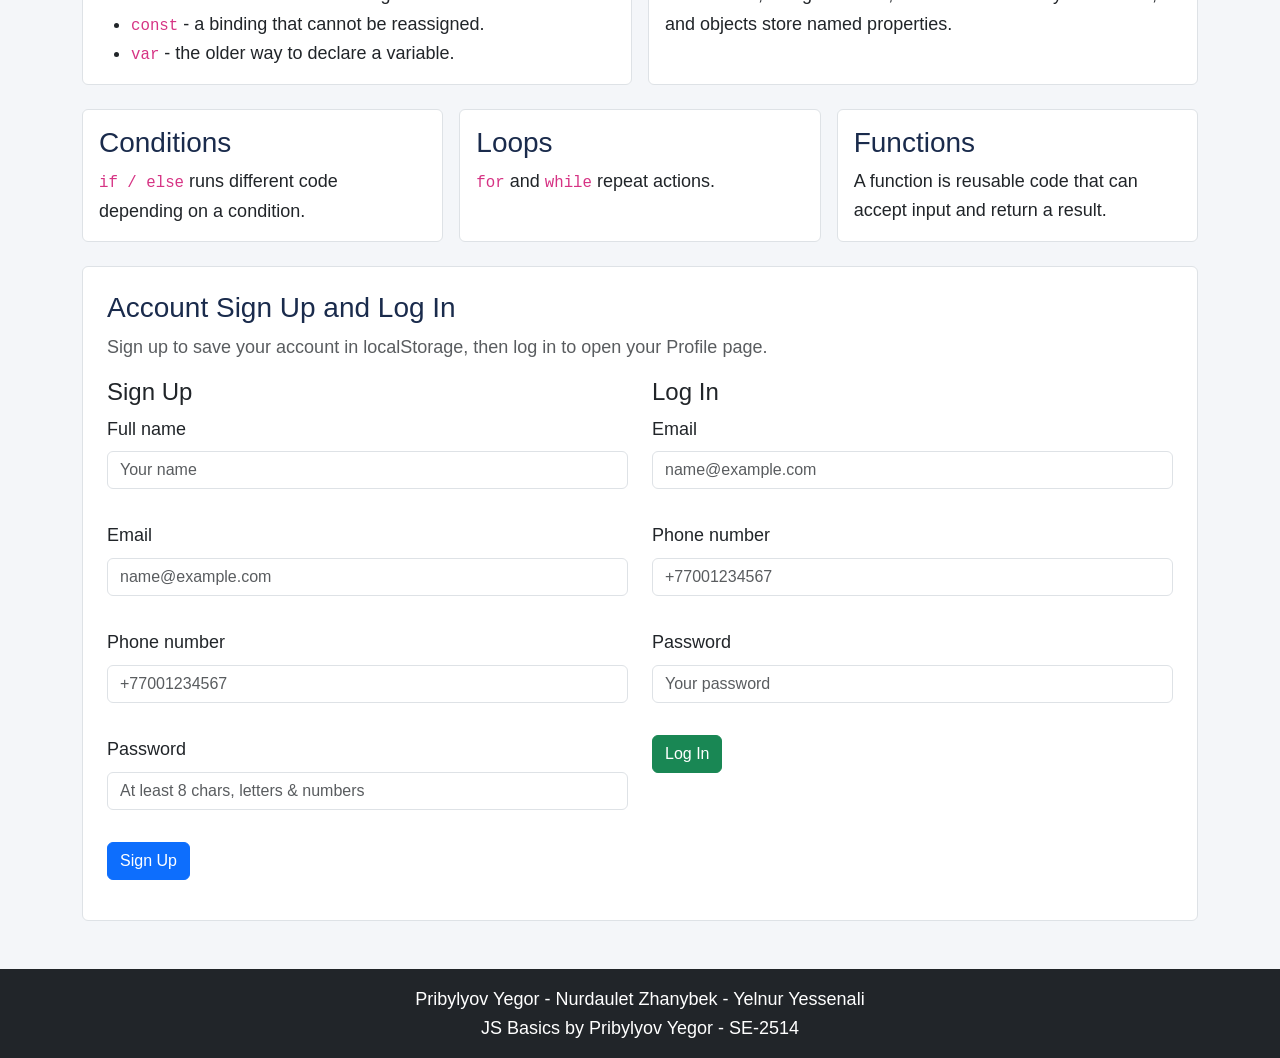
<file: 5-js-basics.html>
<!DOCTYPE html>
<html lang="en">
<head>
    <meta charset="UTF-8">
    <meta name="viewport" content="width=device-width, initial-scale=1">
    <title>JS Basics | Web Dev Guide</title>
    <link rel="icon" href="images/js-logo.svg" type="image/svg+xml">
    <link href="https://cdn.jsdelivr.net/npm/bootstrap@5.3.8/dist/css/bootstrap.min.css" rel="stylesheet" integrity="sha384-sRIl4kxILFvY47J16cr9ZwB07vP4J8+LH7qKQnuqkuIAvNWLzeN8tE5YBujZqJLB" crossorigin="anonymous">
    <link rel="stylesheet" href="css/style.css">
</head>
<body>
    <header>
        <nav class="navbar navbar-expand-lg bg-dark" data-bs-theme="dark" aria-label="Main navigation">
            <div class="container">
                <a class="navbar-brand" href="index.html"><span class="brand-icon">&lt;/&gt;</span> Web Dev Guide</a>
                <button class="navbar-toggler" type="button" data-bs-toggle="collapse" data-bs-target="#main-menu" aria-controls="main-menu" aria-expanded="false" aria-label="Open navigation">
                    <span class="navbar-toggler-icon"></span>
                </button>
                <div class="collapse navbar-collapse" id="main-menu">
                    <div class="navbar-nav ms-auto align-items-lg-center">
                        <a class="nav-link" href="index.html">HTML Basics</a>
                        <a class="nav-link" href="2-html-advanced.html">HTML Advanced</a>
                        <a class="nav-link" href="3-css-basics.html">CSS Basics</a>
                        <a class="nav-link" href="4-css-layout.html">CSS Layout</a>
                        <a class="nav-link active" aria-current="page" href="5-js-basics.html">JS Basics</a>
                        <a class="nav-link" href="6-js-dom.html">JS DOM</a>
                        <a class="nav-link" href="profile.html">Profile</a>
                        <div class="form-check form-switch ms-lg-3 mt-2 mt-lg-0 d-flex align-items-center gap-2">
                            <input class="form-check-input m-0" type="checkbox" role="switch" id="theme-toggle">
                            <label class="form-check-label text-light" for="theme-toggle" id="theme-label">Dark Mode</label>
                        </div>
                    </div>
                </div>
            </div>
        </nav>
    </header>

    <main class="container py-3 py-lg-4">
        <section class="bg-white border rounded p-3 p-lg-4 mb-4" id="intro">
            <div class="row g-3 align-items-center">
                <div class="col-sm-12 col-lg-6">
                    <p class="text-primary fw-semibold mb-2">JAVASCRIPT LESSON 1</p>
                    <h1>JavaScript Basics</h1>
                    <p>JavaScript makes web pages interactive: it responds to user actions, changes content, stores data in localStorage, and validates forms.</p>
                    <p class="text-body-secondary">Prepared by Pribylyov Yegor - SE-2514</p>
                    <div class="btn-group" role="group" aria-label="JavaScript lessons">
                        <a class="btn btn-primary" href="5-js-basics.html" aria-current="page">JS Basics</a>
                        <a class="btn btn-outline-primary" href="6-js-dom.html">JS DOM</a>
                    </div>
                </div>
                <div class="col-sm-12 col-lg-6 text-center">
                    <img class="img-fluid rounded" src="images/js.jpg" alt="JavaScript code example" width="320">
                </div>
            </div>
        </section>

        <section class="bg-white border rounded p-3 p-lg-4 mb-4" id="term-search-section">
            <h2>Search JavaScript terms</h2>
            <label class="form-label" for="term-search">Type a keyword to filter terms (saved in localStorage)</label>
            <input class="form-control mb-3" type="text" id="term-search" placeholder="For example: array, function, object...">
            <p class="fw-semibold" id="term-count">Items found: 8</p>
            <ul class="list-group" id="term-list">
                <li class="list-group-item">Variable - a named place that stores a value.</li>
                <li class="list-group-item">Function - a block of code that can be used again.</li>
                <li class="list-group-item">Array - a list of values stored in one variable.</li>
                <li class="list-group-item">Object - a group of named properties and methods.</li>
                <li class="list-group-item">Loop - code that repeats an action many times.</li>
                <li class="list-group-item">Event - an action such as a click or a key press.</li>
                <li class="list-group-item">String - text written inside quotes.</li>
                <li class="list-group-item">Boolean - a value that is true or false.</li>
            </ul>
        </section>

        <section class="mb-4" id="topic-cards">
            <h2>Three JavaScript building blocks</h2>
            <div class="css-cards">
                <article>
                    <img src="images/js-variables.svg" alt="Variables: let, const and var">
                    <h3 class="h5">Variables</h3>
                    <p>Store values that your program can use.</p>
                    <a href="#variables">Read about variables</a>
                </article>
                <article>
                    <img src="images/js-datatypes.svg" alt="JavaScript data types">
                    <h3 class="h5">Data types</h3>
                    <p>Numbers, strings, and booleans describe different values.</p>
                    <a href="#data-types">Read about data types</a>
                </article>
                <article>
                    <img src="images/js-functions.svg" alt="Input, function and output">
                    <h3 class="h5">Functions</h3>
                    <p>Reuse the same block of code many times.</p>
                    <a href="#functions">Read about functions</a>
                </article>
            </div>
        </section>

        <div class="row g-3 mb-4">
            <section class="col-lg-6" id="variables">
                <div class="bg-white border rounded p-3 h-100">
                    <h2>Variables</h2>
                    <ul class="mb-0">
                        <li><code>let</code> - a value that can be reassigned.</li>
                        <li><code>const</code> - a binding that cannot be reassigned.</li>
                        <li><code>var</code> - the older way to declare a variable.</li>
                    </ul>
                </div>
            </section>
            <section class="col-lg-6" id="data-types">
                <div class="bg-white border rounded p-3 h-100">
                    <h2>Data types</h2>
                    <p class="mb-0">Number: <code>10</code>; string: <code>"Hello"</code>; boolean: <code>true</code>. Arrays store lists, and objects store named properties.</p>
                </div>
            </section>
        </div>

        <div class="row g-3 mb-4">
            <section class="col-sm-12 col-md-6 col-lg-4" id="logic">
                <div class="bg-white border rounded p-3 h-100">
                    <h2>Conditions</h2>
                    <p class="mb-0"><code>if / else</code> runs different code depending on a condition.</p>
                </div>
            </section>
            <section class="col-sm-12 col-md-6 col-lg-4">
                <div class="bg-white border rounded p-3 h-100">
                    <h2>Loops</h2>
                    <p class="mb-0"><code>for</code> and <code>while</code> repeat actions.</p>
                </div>
            </section>
            <section class="col-sm-12 col-md-6 col-lg-4" id="functions">
                <div class="bg-white border rounded p-3 h-100">
                    <h2>Functions</h2>
                    <p class="mb-0">A function is reusable code that can accept input and return a result.</p>
                </div>
            </section>
        </div>

        <section class="bg-white border rounded p-3 p-lg-4" id="auth-section">
            <h2>Account Sign Up and Log In</h2>
            <p class="text-body-secondary">Sign up to save your account in localStorage, then log in to open your Profile page.</p>
            <div class="row g-4">
                <div class="col-12 col-lg-6">
                    <h3 class="h4">Sign Up</h3>
                    <form id="signup-form" novalidate>
                        <div class="mb-2">
                            <label class="form-label" for="signup-name">Full name</label>
                            <input class="form-control" type="text" id="signup-name" name="name" placeholder="Your name">
                            <p class="error-text" id="signup-name-error"></p>
                        </div>
                        <div class="mb-2">
                            <label class="form-label" for="signup-email">Email</label>
                            <input class="form-control" type="text" id="signup-email" name="email" placeholder="name@example.com">
                            <p class="error-text" id="signup-email-error"></p>
                        </div>
                        <div class="mb-2">
                            <label class="form-label" for="signup-phone">Phone number</label>
                            <input class="form-control" type="text" id="signup-phone" name="phone" placeholder="+77001234567">
                            <p class="error-text" id="signup-phone-error"></p>
                        </div>
                        <div class="mb-2">
                            <label class="form-label" for="signup-password">Password</label>
                            <input class="form-control" type="password" id="signup-password" name="password" placeholder="At least 8 chars, letters &amp; numbers">
                            <p class="error-text" id="signup-password-error"></p>
                        </div>
                        <button class="btn btn-primary" type="submit">Sign Up</button>
                        <p class="mt-3 mb-0" id="signup-result" role="status"></p>
                    </form>
                </div>
                <div class="col-12 col-lg-6">
                    <h3 class="h4">Log In</h3>
                    <form id="login-form" novalidate>
                        <div class="mb-2">
                            <label class="form-label" for="login-email">Email</label>
                            <input class="form-control" type="text" id="login-email" name="email" placeholder="name@example.com">
                            <p class="error-text" id="login-email-error"></p>
                        </div>
                        <div class="mb-2">
                            <label class="form-label" for="login-phone">Phone number</label>
                            <input class="form-control" type="text" id="login-phone" name="phone" placeholder="+77001234567">
                            <p class="error-text" id="login-phone-error"></p>
                        </div>
                        <div class="mb-2">
                            <label class="form-label" for="login-password">Password</label>
                            <input class="form-control" type="password" id="login-password" name="password" placeholder="Your password">
                            <p class="error-text" id="login-password-error"></p>
                        </div>
                        <button class="btn btn-success" type="submit">Log In</button>
                        <p class="mt-3 mb-0" id="login-result" role="status"></p>
                    </form>
                </div>
            </div>
        </section>
    </main>

    <footer class="bg-dark text-white text-center p-3 mt-4">
        <p class="m-0">Pribylyov Yegor - Nurdaulet Zhanybek - Yelnur Yessenali</p>
        <p class="m-0">JS Basics by Pribylyov Yegor - SE-2514</p>
    </footer>

    <script src="https://cdn.jsdelivr.net/npm/bootstrap@5.3.8/dist/js/bootstrap.bundle.min.js" integrity="sha384-FKyoEForCGlyvwx9Hj09JcYn3nv7wiPVlz7YYwJrWVcXK/BmnVDxM+D2scQbITxI" crossorigin="anonymous"></script>
    <script src="js/script.js"></script>
</body>
</html>
</file>
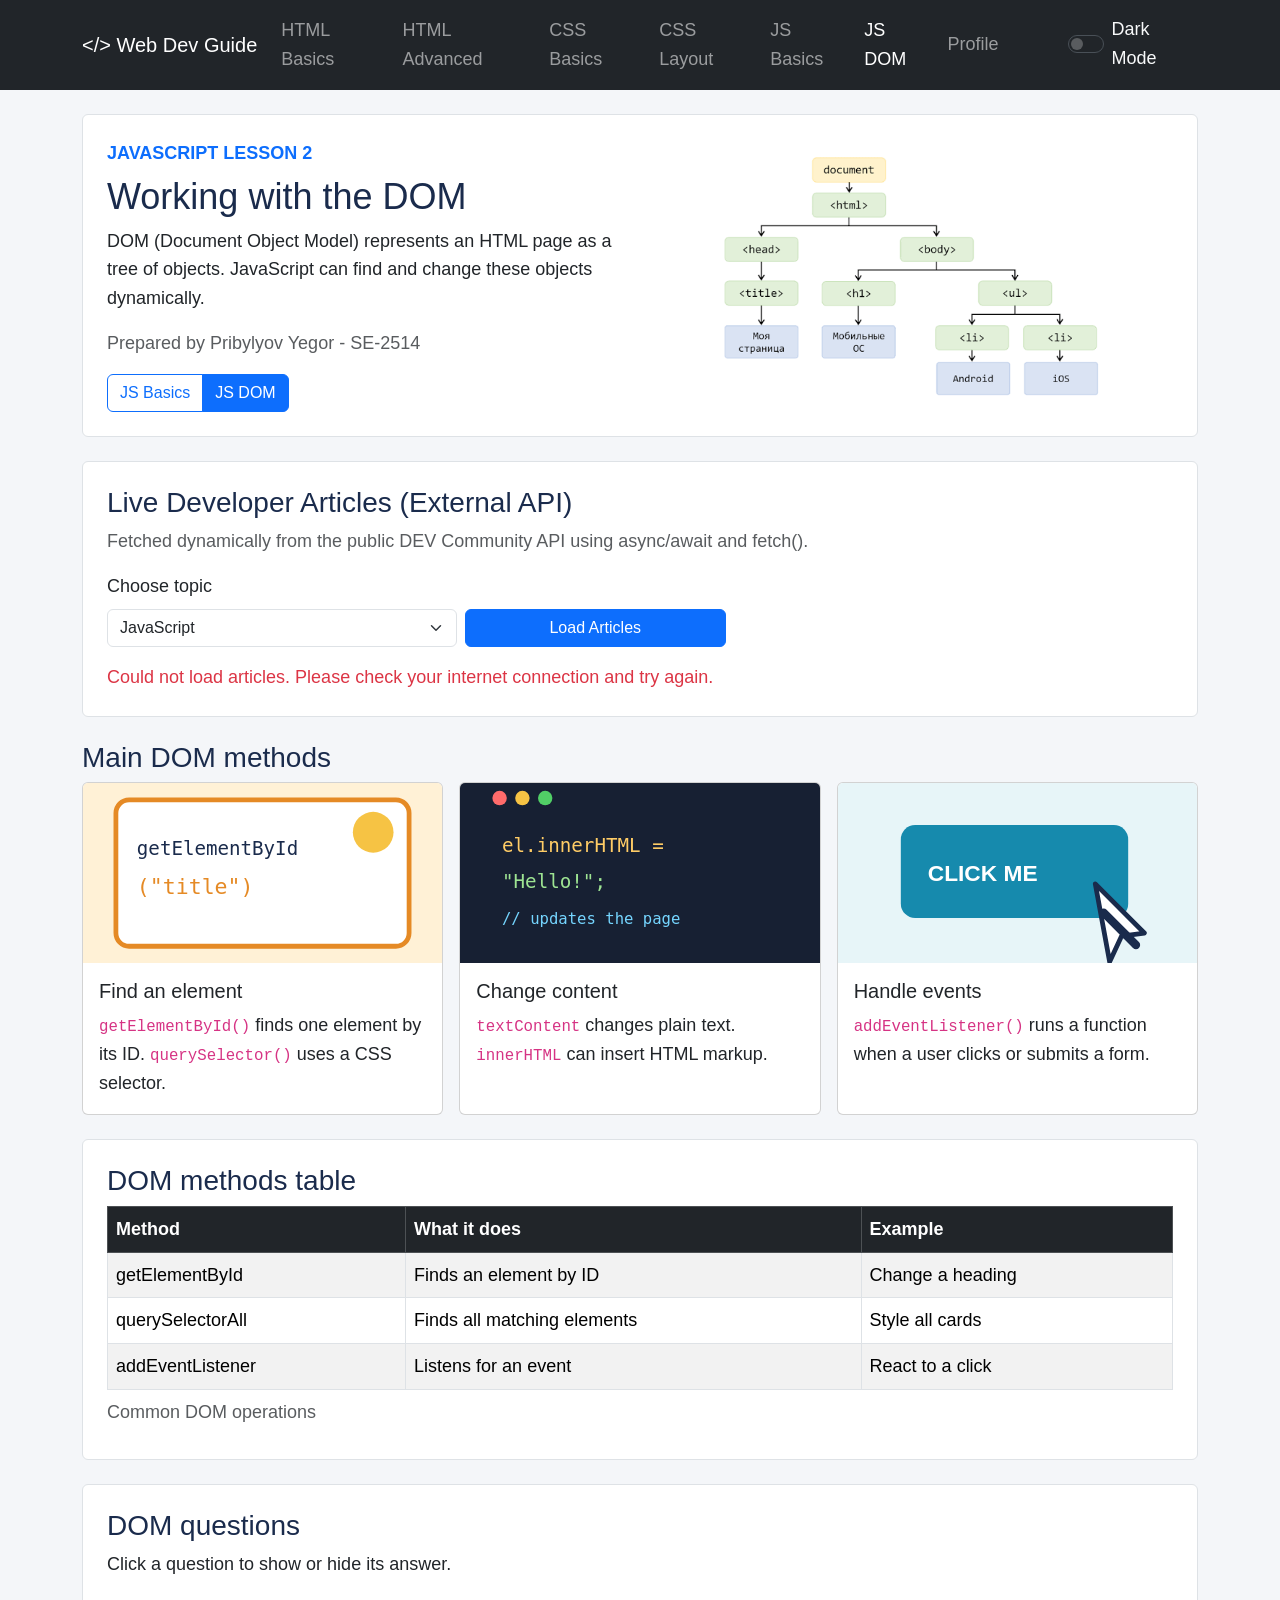
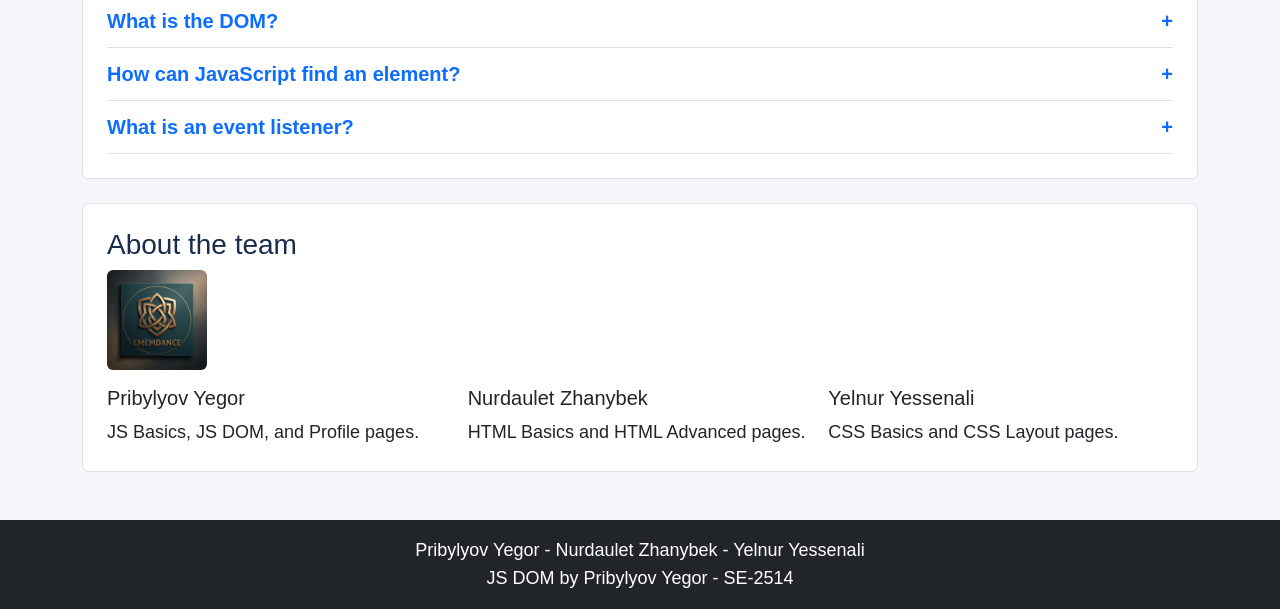
<file: 6-js-dom.html>
<!DOCTYPE html>
<html lang="en">
<head>
    <meta charset="UTF-8">
    <meta name="viewport" content="width=device-width, initial-scale=1">
    <title>JS DOM | Web Dev Guide</title>
    <link rel="icon" href="images/js-logo.svg" type="image/svg+xml">
    <link href="https://cdn.jsdelivr.net/npm/bootstrap@5.3.8/dist/css/bootstrap.min.css" rel="stylesheet" integrity="sha384-sRIl4kxILFvY47J16cr9ZwB07vP4J8+LH7qKQnuqkuIAvNWLzeN8tE5YBujZqJLB" crossorigin="anonymous">
    <link rel="stylesheet" href="css/style.css">
</head>
<body>
    <header>
        <nav class="navbar navbar-expand-lg bg-dark" data-bs-theme="dark" aria-label="Main navigation">
            <div class="container">
                <a class="navbar-brand" href="index.html"><span class="brand-icon">&lt;/&gt;</span> Web Dev Guide</a>
                <button class="navbar-toggler" type="button" data-bs-toggle="collapse" data-bs-target="#main-menu" aria-controls="main-menu" aria-expanded="false" aria-label="Open navigation">
                    <span class="navbar-toggler-icon"></span>
                </button>
                <div class="collapse navbar-collapse" id="main-menu">
                    <div class="navbar-nav ms-auto align-items-lg-center">
                        <a class="nav-link" href="index.html">HTML Basics</a>
                        <a class="nav-link" href="2-html-advanced.html">HTML Advanced</a>
                        <a class="nav-link" href="3-css-basics.html">CSS Basics</a>
                        <a class="nav-link" href="4-css-layout.html">CSS Layout</a>
                        <a class="nav-link" href="5-js-basics.html">JS Basics</a>
                        <a class="nav-link active" aria-current="page" href="6-js-dom.html">JS DOM</a>
                        <a class="nav-link" href="profile.html">Profile</a>
                        <div class="form-check form-switch ms-lg-3 mt-2 mt-lg-0 d-flex align-items-center gap-2">
                            <input class="form-check-input m-0" type="checkbox" role="switch" id="theme-toggle">
                            <label class="form-check-label text-light" for="theme-toggle" id="theme-label">Dark Mode</label>
                        </div>
                    </div>
                </div>
            </div>
        </nav>
    </header>

    <main class="container py-3 py-lg-4">
        <section class="bg-white border rounded p-3 p-lg-4 mb-4" id="intro">
            <div class="row g-3 align-items-center">
                <div class="col-lg-6">
                    <p class="text-primary fw-semibold mb-2">JAVASCRIPT LESSON 2</p>
                    <h1>Working with the DOM</h1>
                    <p>DOM (Document Object Model) represents an HTML page as a tree of objects. JavaScript can find and change these objects dynamically.</p>
                    <p class="text-body-secondary">Prepared by Pribylyov Yegor - SE-2514</p>
                    <div class="btn-group" role="group" aria-label="JavaScript lessons">
                        <a class="btn btn-outline-primary" href="5-js-basics.html">JS Basics</a>
                        <a class="btn btn-primary" href="6-js-dom.html" aria-current="page">JS DOM</a>
                    </div>
                </div>
                <div class="col-lg-6 text-center">
                    <img class="img-fluid rounded" src="images/dom.png" alt="DOM tree diagram" width="400">
                </div>
            </div>
        </section>

        <section class="bg-white border rounded p-3 p-lg-4 mb-4" id="api-section">
            <h2>Live Developer Articles (External API)</h2>
            <p class="text-body-secondary">Fetched dynamically from the public DEV Community API using async/await and fetch().</p>
            <div class="row g-2 align-items-end mb-3">
                <div class="col-sm-8 col-md-4">
                    <label class="form-label" for="api-topic">Choose topic</label>
                    <select class="form-select" id="api-topic">
                        <option value="javascript">JavaScript</option>
                        <option value="html">HTML</option>
                        <option value="css">CSS</option>
                    </select>
                </div>
                <div class="col-sm-4 col-md-3">
                    <button class="btn btn-primary w-100" type="button" id="api-load">Load Articles</button>
                </div>
            </div>
            <p id="api-status" role="status">Loading articles...</p>
            <div class="row g-3" id="api-list"></div>
        </section>

        <section class="mb-4" id="methods">
            <h2>Main DOM methods</h2>
            <div class="row g-3">
                <div class="col-sm-12 col-md-6 col-lg-4">
                    <article class="card h-100">
                        <img class="card-img-top lesson-image" src="images/js-get-element.svg" alt="Find an element by its ID" width="600" height="360">
                        <div class="card-body">
                            <h3 class="card-title h5">Find an element</h3>
                            <p class="card-text"><code>getElementById()</code> finds one element by its ID. <code>querySelector()</code> uses a CSS selector.</p>
                        </div>
                    </article>
                </div>
                <div class="col-sm-12 col-md-6 col-lg-4">
                    <article class="card h-100">
                        <img class="card-img-top lesson-image" src="images/js-innerhtml.svg" alt="Change the content of an element" width="600" height="360">
                        <div class="card-body">
                            <h3 class="card-title h5">Change content</h3>
                            <p class="card-text"><code>textContent</code> changes plain text. <code>innerHTML</code> can insert HTML markup.</p>
                        </div>
                    </article>
                </div>
                <div class="col-sm-12 col-md-6 col-lg-4">
                    <article class="card h-100">
                        <img class="card-img-top lesson-image" src="images/js-event-listener.svg" alt="Listen for a button click" width="600" height="360">
                        <div class="card-body">
                            <h3 class="card-title h5">Handle events</h3>
                            <p class="card-text"><code>addEventListener()</code> runs a function when a user clicks or submits a form.</p>
                        </div>
                    </article>
                </div>
            </div>
        </section>

        <section class="bg-white border rounded p-3 p-lg-4 mb-4" id="methods-table">
            <h2>DOM methods table</h2>
            <div class="table-responsive">
                <table class="table table-bordered table-striped align-middle mb-0">
                    <caption>Common DOM operations</caption>
                    <thead class="table-dark">
                        <tr><th scope="col">Method</th><th scope="col">What it does</th><th scope="col">Example</th></tr>
                    </thead>
                    <tbody>
                        <tr><td>getElementById</td><td>Finds an element by ID</td><td>Change a heading</td></tr>
                        <tr><td>querySelectorAll</td><td>Finds all matching elements</td><td>Style all cards</td></tr>
                        <tr><td>addEventListener</td><td>Listens for an event</td><td>React to a click</td></tr>
                    </tbody>
                </table>
            </div>
        </section>

        <section class="bg-white border rounded p-3 p-lg-4 mb-4" id="dom-faq">
            <h2>DOM questions</h2>
            <p>Click a question to show or hide its answer.</p>
            <div class="faq-item">
                <h3 class="h5 mb-0"><button class="faq-question" type="button" aria-expanded="false" aria-controls="dom-answer-1">What is the DOM?</button></h3>
                <div class="faq-answer" id="dom-answer-1"><p>The DOM is a tree of objects that represents an HTML page. JavaScript can use it to change text, styles, and elements.</p></div>
            </div>
            <div class="faq-item">
                <h3 class="h5 mb-0"><button class="faq-question" type="button" aria-expanded="false" aria-controls="dom-answer-2">How can JavaScript find an element?</button></h3>
                <div class="faq-answer" id="dom-answer-2"><p>Use document.getElementById("example") to find the element with id="example". Then you can change its textContent or style.</p></div>
            </div>
            <div class="faq-item">
                <h3 class="h5 mb-0"><button class="faq-question" type="button" aria-expanded="false" aria-controls="dom-answer-3">What is an event listener?</button></h3>
                <div class="faq-answer" id="dom-answer-3"><p>An event listener waits for an action, such as a click. The addEventListener method tells JavaScript which function to run when that action happens.</p></div>
            </div>
        </section>

        <section class="bg-white border rounded p-3 p-lg-4" id="team">
            <h2>About the team</h2>
            <img class="img-fluid rounded mb-3" src="images/EMEMDANCE.jpg" alt="Team logo" width="100" height="100">
            <div class="row g-3">
                <div class="col-sm-12 col-md-6 col-lg-4"><h3 class="h5">Pribylyov Yegor</h3><p class="mb-0">JS Basics, JS DOM, and Profile pages.</p></div>
                <div class="col-sm-12 col-md-6 col-lg-4"><h3 class="h5">Nurdaulet Zhanybek</h3><p class="mb-0">HTML Basics and HTML Advanced pages.</p></div>
                <div class="col-sm-12 col-md-6 col-lg-4"><h3 class="h5">Yelnur Yessenali</h3><p class="mb-0">CSS Basics and CSS Layout pages.</p></div>
            </div>
        </section>
    </main>

    <footer class="bg-dark text-white text-center p-3 mt-4">
        <p class="m-0">Pribylyov Yegor - Nurdaulet Zhanybek - Yelnur Yessenali</p>
        <p class="m-0">JS DOM by Pribylyov Yegor - SE-2514</p>
    </footer>

    <script src="https://cdn.jsdelivr.net/npm/bootstrap@5.3.8/dist/js/bootstrap.bundle.min.js" integrity="sha384-FKyoEForCGlyvwx9Hj09JcYn3nv7wiPVlz7YYwJrWVcXK/BmnVDxM+D2scQbITxI" crossorigin="anonymous"></script>
    <script src="js/script.js"></script>
</body>
</html>
</file>
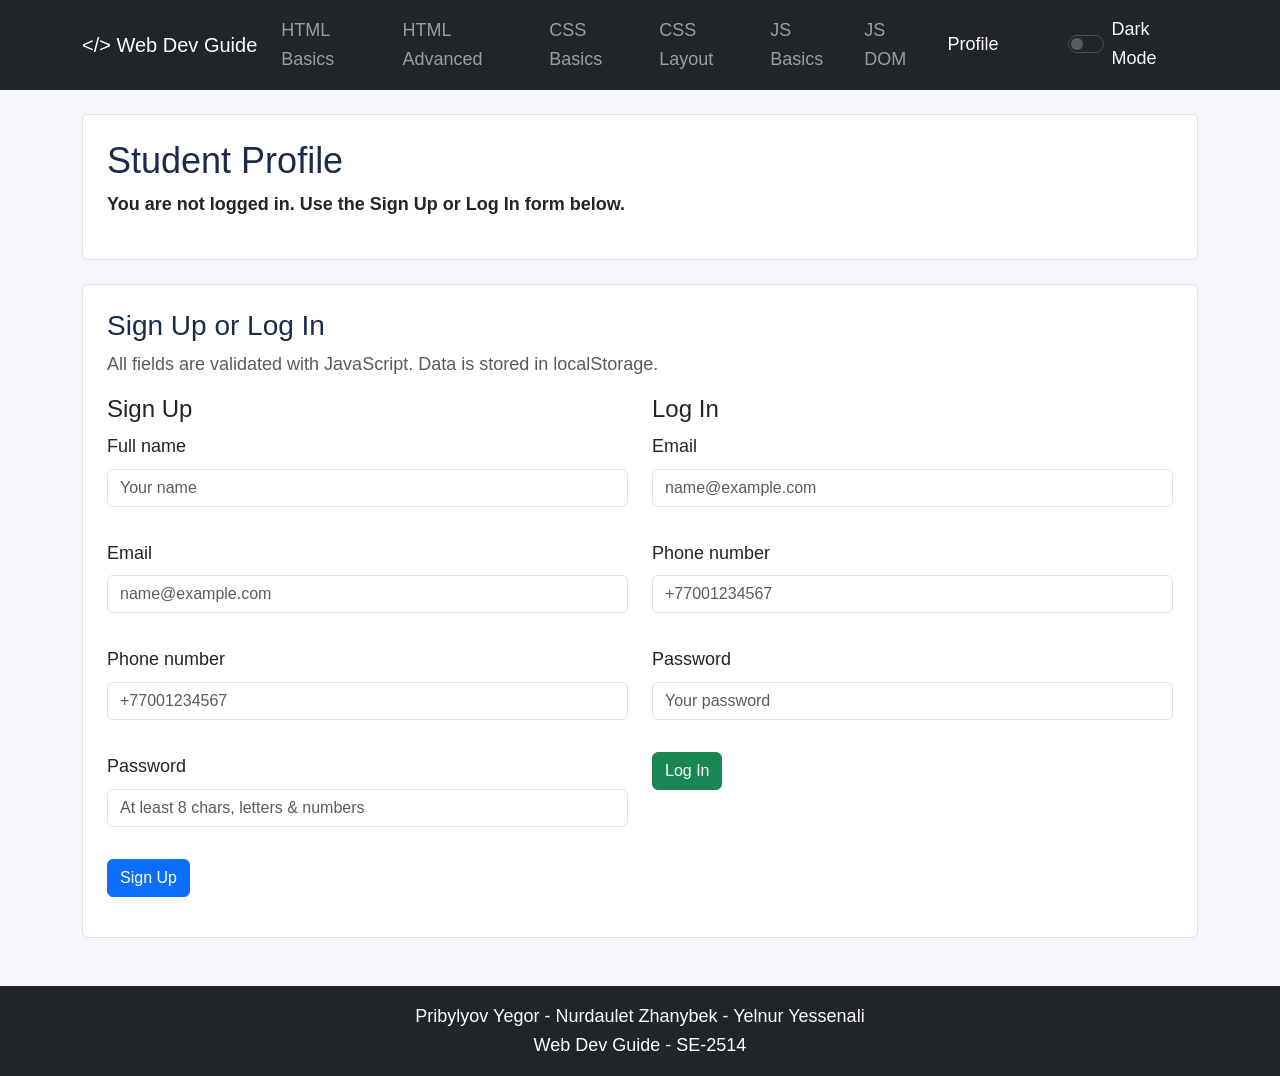
<file: profile.html>
<!DOCTYPE html>
<html lang="en">
<head>
    <meta charset="UTF-8">
    <meta name="viewport" content="width=device-width, initial-scale=1">
    <title>Profile | Web Dev Guide</title>
    <link rel="icon" href="images/js-logo.svg" type="image/svg+xml">
    <link href="https://cdn.jsdelivr.net/npm/bootstrap@5.3.8/dist/css/bootstrap.min.css" rel="stylesheet" integrity="sha384-sRIl4kxILFvY47J16cr9ZwB07vP4J8+LH7qKQnuqkuIAvNWLzeN8tE5YBujZqJLB" crossorigin="anonymous">
    <link rel="stylesheet" href="css/style.css">
</head>
<body>
    <header>
        <nav class="navbar navbar-expand-lg bg-dark" data-bs-theme="dark" aria-label="Main navigation">
            <div class="container">
                <a class="navbar-brand" href="index.html"><span class="brand-icon">&lt;/&gt;</span> Web Dev Guide</a>
                <button class="navbar-toggler" type="button" data-bs-toggle="collapse" data-bs-target="#main-menu" aria-controls="main-menu" aria-expanded="false" aria-label="Open navigation">
                    <span class="navbar-toggler-icon"></span>
                </button>
                <div class="collapse navbar-collapse" id="main-menu">
                    <div class="navbar-nav ms-auto align-items-lg-center">
                        <a class="nav-link" href="index.html">HTML Basics</a>
                        <a class="nav-link" href="2-html-advanced.html">HTML Advanced</a>
                        <a class="nav-link" href="3-css-basics.html">CSS Basics</a>
                        <a class="nav-link" href="4-css-layout.html">CSS Layout</a>
                        <a class="nav-link" href="5-js-basics.html">JS Basics</a>
                        <a class="nav-link" href="6-js-dom.html">JS DOM</a>
                        <a class="nav-link active" aria-current="page" href="profile.html">Profile</a>
                        <div class="form-check form-switch ms-lg-3 mt-2 mt-lg-0 d-flex align-items-center gap-2">
                            <input class="form-check-input m-0" type="checkbox" role="switch" id="theme-toggle">
                            <label class="form-check-label text-light" for="theme-toggle" id="theme-label">Dark Mode</label>
                        </div>
                    </div>
                </div>
            </div>
        </nav>
    </header>

    <main class="container py-3 py-lg-4">
        <section class="bg-white border rounded p-3 p-lg-4 mb-4" id="profile-card">
            <h1>Student Profile</h1>
            <p class="fw-semibold" id="profile-status">Loading profile...</p>
            <div id="profile-details" hidden>
                <ul class="list-group mb-3">
                    <li class="list-group-item"><strong>Full Name:</strong> <span id="profile-name"></span></li>
                    <li class="list-group-item"><strong>Email:</strong> <span id="profile-email"></span></li>
                    <li class="list-group-item"><strong>Phone:</strong> <span id="profile-phone"></span></li>
                    <li class="list-group-item"><strong>Saved Topic Filter:</strong> <span id="profile-saved-category"></span></li>
                </ul>
                <button class="btn btn-outline-danger" type="button" id="logout-button">Log Out</button>
            </div>
        </section>

        <section class="bg-white border rounded p-3 p-lg-4" id="auth-section">
            <h2>Sign Up or Log In</h2>
            <p class="text-body-secondary">All fields are validated with JavaScript. Data is stored in localStorage.</p>
            <div class="row g-4">
                <div class="col-12 col-lg-6">
                    <h3 class="h4">Sign Up</h3>
                    <form id="signup-form" novalidate>
                        <div class="mb-2">
                            <label class="form-label" for="signup-name">Full name</label>
                            <input class="form-control" type="text" id="signup-name" name="name" placeholder="Your name">
                            <p class="error-text" id="signup-name-error"></p>
                        </div>
                        <div class="mb-2">
                            <label class="form-label" for="signup-email">Email</label>
                            <input class="form-control" type="text" id="signup-email" name="email" placeholder="name@example.com">
                            <p class="error-text" id="signup-email-error"></p>
                        </div>
                        <div class="mb-2">
                            <label class="form-label" for="signup-phone">Phone number</label>
                            <input class="form-control" type="text" id="signup-phone" name="phone" placeholder="+77001234567">
                            <p class="error-text" id="signup-phone-error"></p>
                        </div>
                        <div class="mb-2">
                            <label class="form-label" for="signup-password">Password</label>
                            <input class="form-control" type="password" id="signup-password" name="password" placeholder="At least 8 chars, letters &amp; numbers">
                            <p class="error-text" id="signup-password-error"></p>
                        </div>
                        <button class="btn btn-primary" type="submit">Sign Up</button>
                        <p class="mt-3 mb-0" id="signup-result" role="status"></p>
                    </form>
                </div>
                <div class="col-12 col-lg-6">
                    <h3 class="h4">Log In</h3>
                    <form id="login-form" novalidate>
                        <div class="mb-2">
                            <label class="form-label" for="login-email">Email</label>
                            <input class="form-control" type="text" id="login-email" name="email" placeholder="name@example.com">
                            <p class="error-text" id="login-email-error"></p>
                        </div>
                        <div class="mb-2">
                            <label class="form-label" for="login-phone">Phone number</label>
                            <input class="form-control" type="text" id="login-phone" name="phone" placeholder="+77001234567">
                            <p class="error-text" id="login-phone-error"></p>
                        </div>
                        <div class="mb-2">
                            <label class="form-label" for="login-password">Password</label>
                            <input class="form-control" type="password" id="login-password" name="password" placeholder="Your password">
                            <p class="error-text" id="login-password-error"></p>
                        </div>
                        <button class="btn btn-success" type="submit">Log In</button>
                        <p class="mt-3 mb-0" id="login-result" role="status"></p>
                    </form>
                </div>
            </div>
        </section>
    </main>

    <footer class="bg-dark text-white text-center p-3 mt-4">
        <p class="m-0">Pribylyov Yegor - Nurdaulet Zhanybek - Yelnur Yessenali</p>
        <p class="m-0">Web Dev Guide - SE-2514</p>
    </footer>

    <script src="https://cdn.jsdelivr.net/npm/bootstrap@5.3.8/dist/js/bootstrap.bundle.min.js" integrity="sha384-FKyoEForCGlyvwx9Hj09JcYn3nv7wiPVlz7YYwJrWVcXK/BmnVDxM+D2scQbITxI" crossorigin="anonymous"></script>
    <script src="js/script.js"></script>
</body>
</html>
</file>
<file: css/style.css>
body {
    margin: 0;
    font-family: "Segoe UI", Arial, sans-serif;
    font-size: 16px;
    line-height: 1.6;
    background-color: #f4f6f9;
    color: #212529;
    transition: background-color 0.25s ease, color 0.25s ease;
}

h1, h2, h3, h4 {
    color: #1a2b4c;
}

h1 {
    font-size: 28px;
}

h2 {
    font-size: 22px;
}

h3 {
    font-size: 19px;
}

pre {
    white-space: pre-wrap;
}

.lesson-image {
    display: block;
    width: 100%;
    height: auto;
    aspect-ratio: 2 / 1;
    object-fit: cover;
}

.brand-icon {
    display: inline-block;
    transition: transform 0.3s ease;
}

.navbar-brand:hover .brand-icon {
    transform: rotate(15deg) scale(1.15);
}

.btn {
    transition: transform 0.2s ease, box-shadow 0.2s ease, background-color 0.2s ease, color 0.2s ease;
}

.btn:hover {
    transform: translateY(-2px);
    box-shadow: 0 4px 12px rgba(13, 110, 253, 0.25);
}

.card,
.media-card,
.css-cards article,
.api-card {
    transition: transform 0.2s ease, box-shadow 0.2s ease, background-color 0.25s ease, border-color 0.25s ease;
}

.card:hover,
.media-card:hover,
.css-cards article:hover,
.api-card:hover {
    transform: translateY(-4px);
    box-shadow: 0 8px 20px rgba(26, 43, 76, 0.12);
}

.media-card-grid,
.css-cards {
    display: grid;
    grid-template-columns: 1fr;
    gap: 16px;
}

.css-cards article {
    padding: 16px;
    border: 1px solid #dee2e6;
    border-radius: 8px;
    background-color: #ffffff;
}

.css-cards img {
    width: 100%;
    height: auto;
    margin-bottom: 12px;
}

.faq-item {
    border-bottom: 1px solid #dee2e6;
}

.faq-question {
    display: flex;
    justify-content: space-between;
    align-items: center;
    gap: 16px;
    width: 100%;
    padding: 14px 0;
    border: 0;
    background: transparent;
    color: #0d6efd;
    font: inherit;
    font-weight: 600;
    text-align: left;
    cursor: pointer;
    transition: color 0.2s ease;
}

.faq-question:hover {
    color: #0a58ca;
}

.faq-question::after {
    content: "+";
    font-size: 20px;
    transition: transform 0.2s ease;
}

.faq-question[aria-expanded="true"]::after {
    content: "−";
    transform: rotate(180deg);
}

.faq-answer {
    display: none;
    padding-bottom: 14px;
}

.faq-answer.is-open {
    display: block;
}

.faq-answer p {
    margin: 0;
}

.error-text {
    min-height: 20px;
    margin-top: 4px;
    margin-bottom: 0;
    color: #dc3545;
    font-size: 14px;
}

@media (min-width: 768px) {
    body {
        font-size: 17px;
    }

    h1 {
        font-size: 32px;
    }

    h2 {
        font-size: 25px;
    }

    .media-card-grid,
    .css-cards {
        grid-template-columns: repeat(2, minmax(0, 1fr));
    }
}

@media (min-width: 992px) {
    body {
        font-size: 18px;
    }

    h1 {
        font-size: 36px;
    }

    h2 {
        font-size: 28px;
    }

    .media-card-grid,
    .css-cards {
        grid-template-columns: repeat(3, minmax(0, 1fr));
    }
}

body.dark-mode {
    background-color: #0f172a;
    color: #f1f5f9;
}

body.dark-mode h1,
body.dark-mode h2,
body.dark-mode h3,
body.dark-mode h4,
body.dark-mode legend {
    color: #f8fafc;
}

body.dark-mode .bg-white,
body.dark-mode .card,
body.dark-mode .media-card,
body.dark-mode .css-cards article,
body.dark-mode .api-card,
body.dark-mode .list-group-item {
    background-color: #1e293b !important;
    color: #f1f5f9 !important;
    border-color: #334155 !important;
}

body.dark-mode .bg-light,
body.dark-mode pre {
    background-color: #0f172a !important;
    color: #e2e8f0 !important;
    border-color: #334155 !important;
}

body.dark-mode code {
    color: #93c5fd;
}

body.dark-mode .text-body-secondary,
body.dark-mode caption {
    color: #cbd5e1 !important;
}

body.dark-mode .form-control,
body.dark-mode .form-select,
body.dark-mode .input-group-text {
    background-color: #0f172a;
    color: #f8fafc;
    border-color: #475569;
}

body.dark-mode .form-control:focus,
body.dark-mode .form-select:focus {
    background-color: #0f172a;
    color: #f8fafc;
    border-color: #60a5fa;
}

body.dark-mode .faq-item {
    border-color: #334155;
}

body.dark-mode .faq-question,
body.dark-mode a:not(.btn):not(.nav-link):not(.navbar-brand):not(.link-light) {
    color: #60a5fa;
}

body.dark-mode .table {
    --bs-table-color: #f1f5f9;
    --bs-table-bg: #1e293b;
    --bs-table-border-color: #334155;
    --bs-table-striped-bg: #263449;
    --bs-table-striped-color: #f1f5f9;
}

body.dark-mode .error-text {
    color: #f87171;
}
</file>
